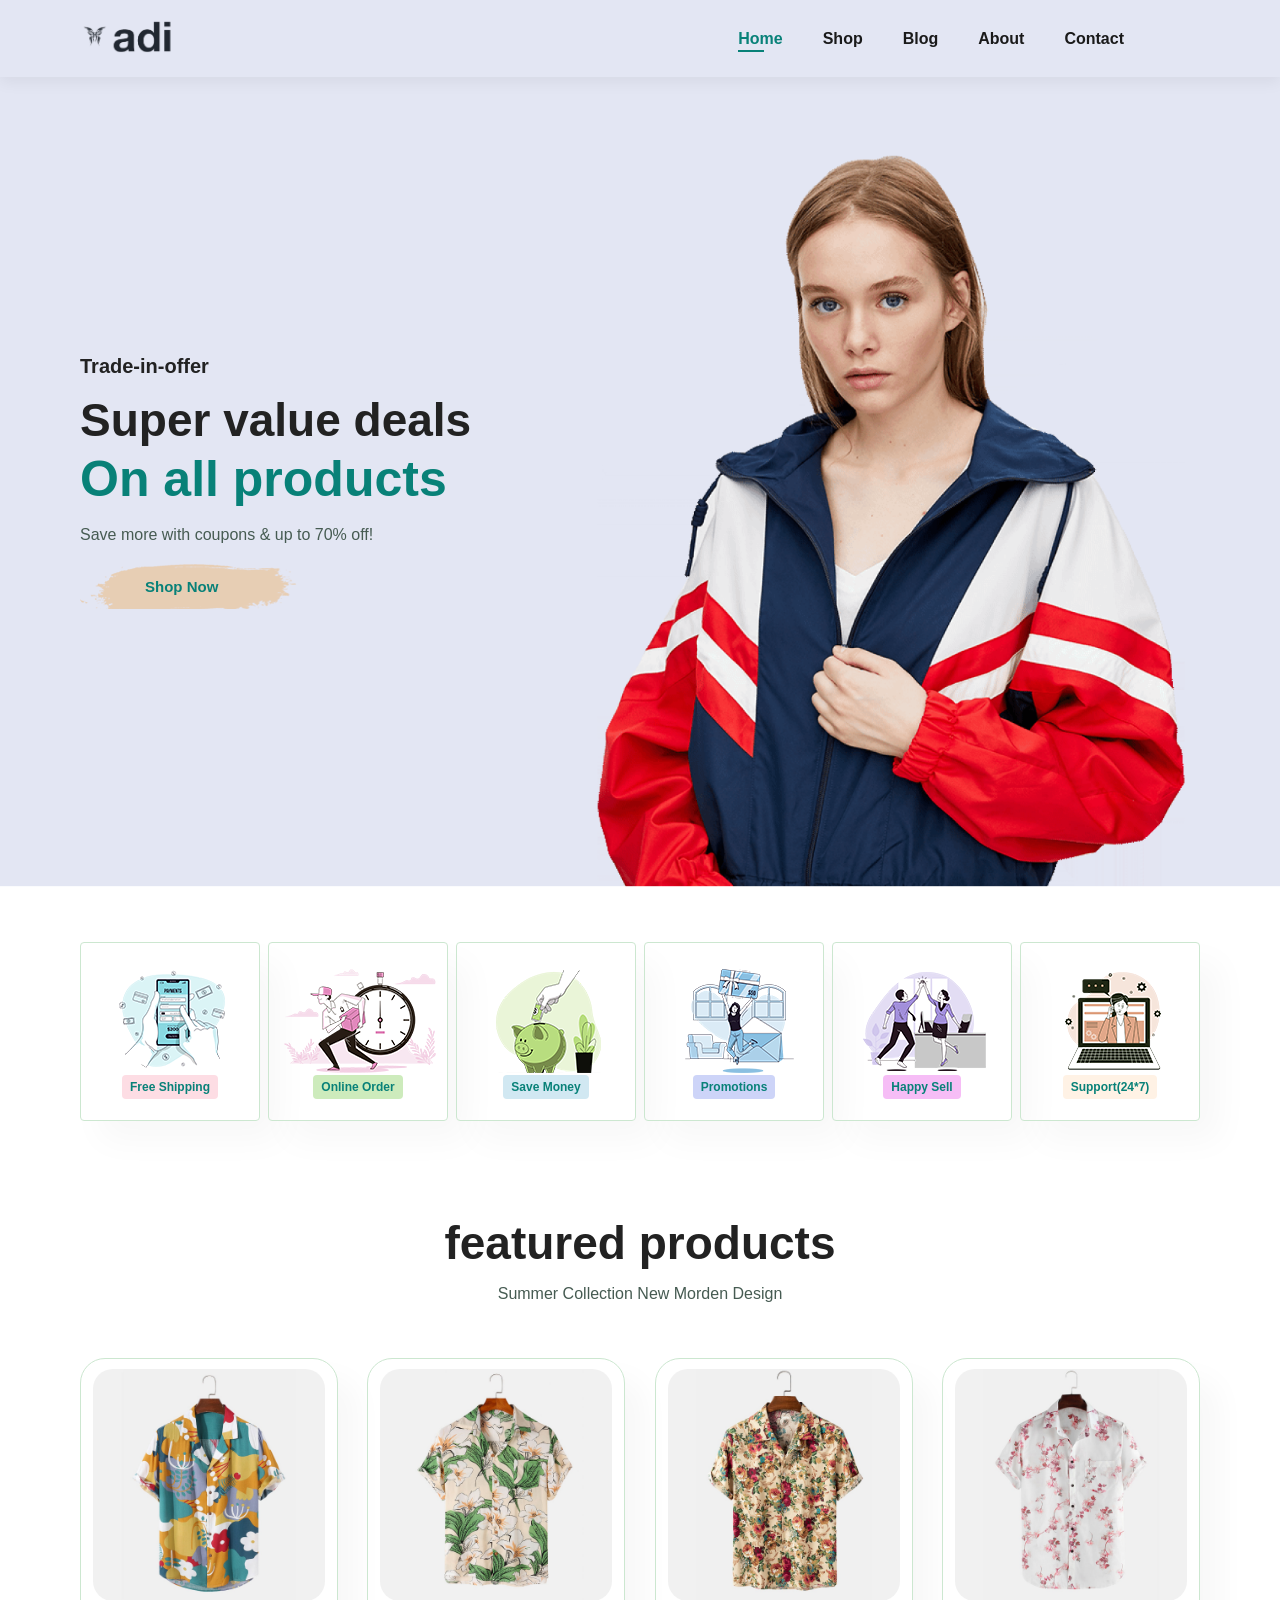
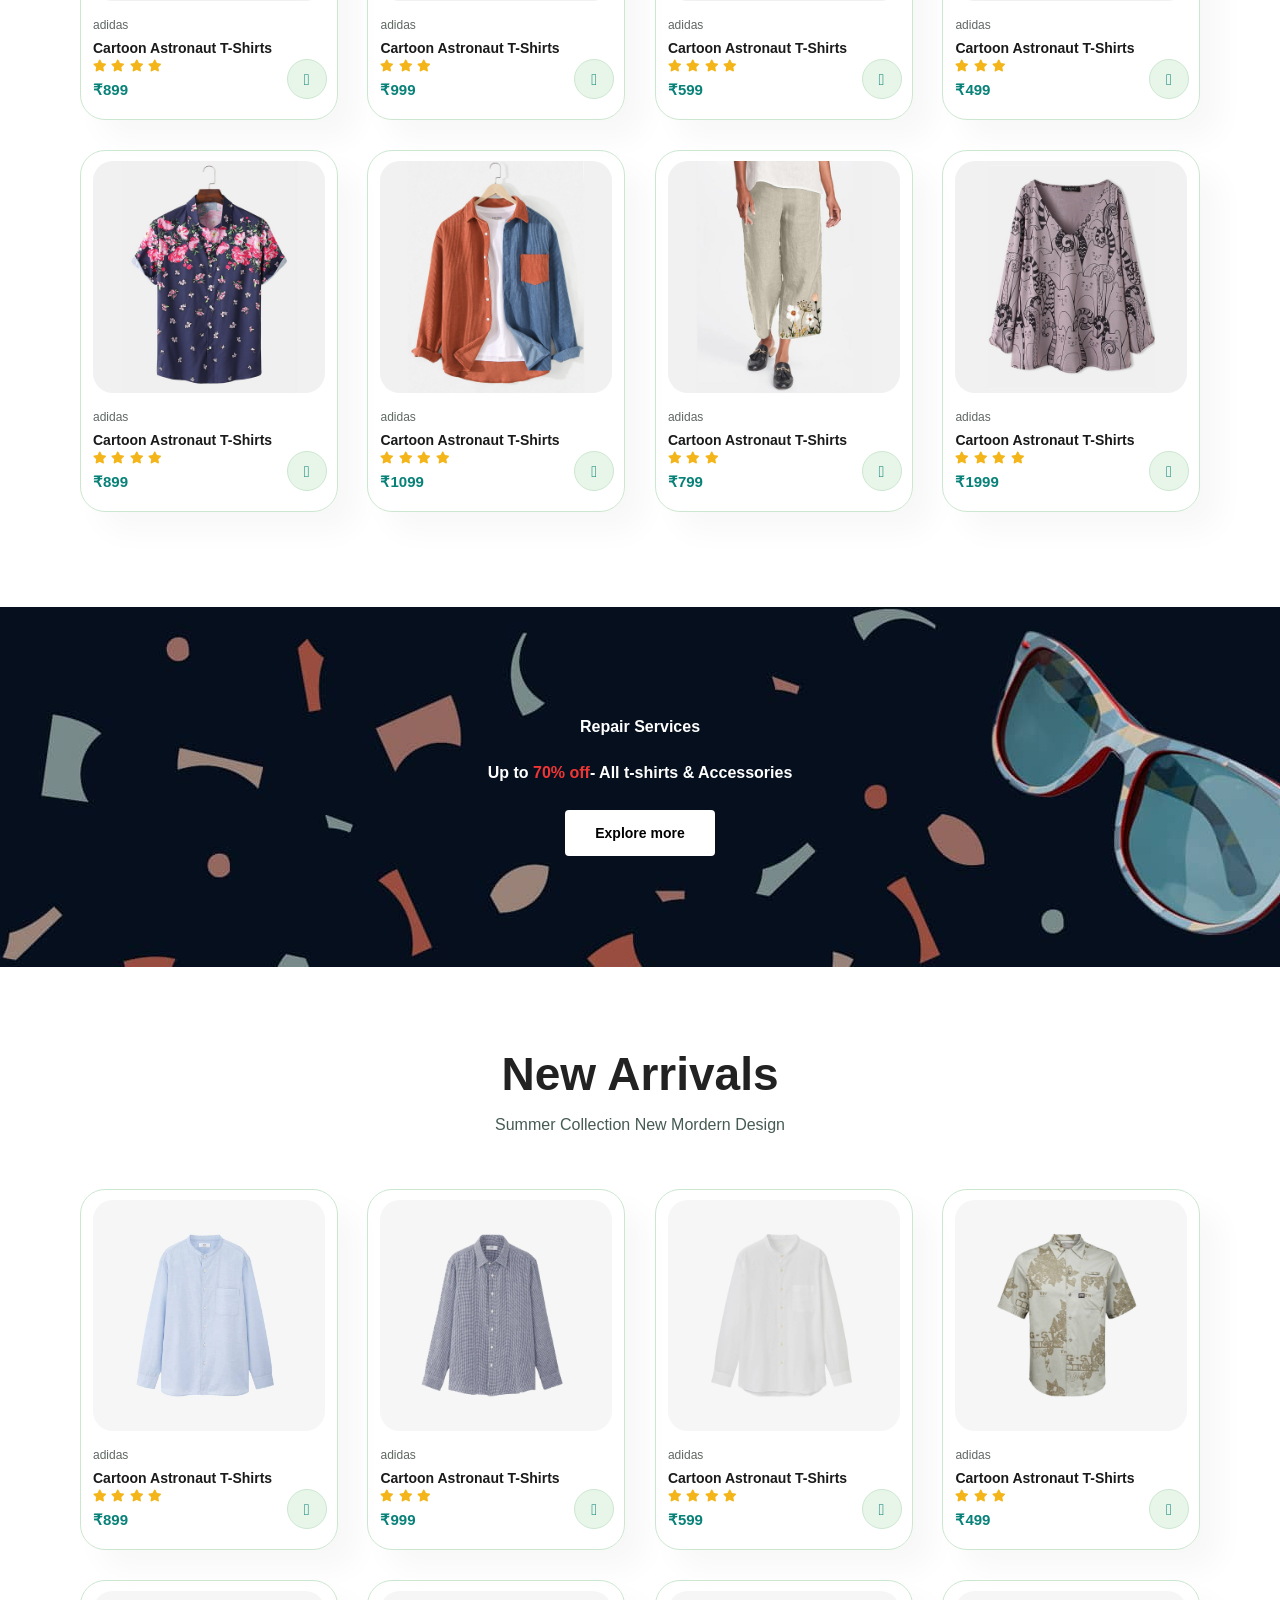
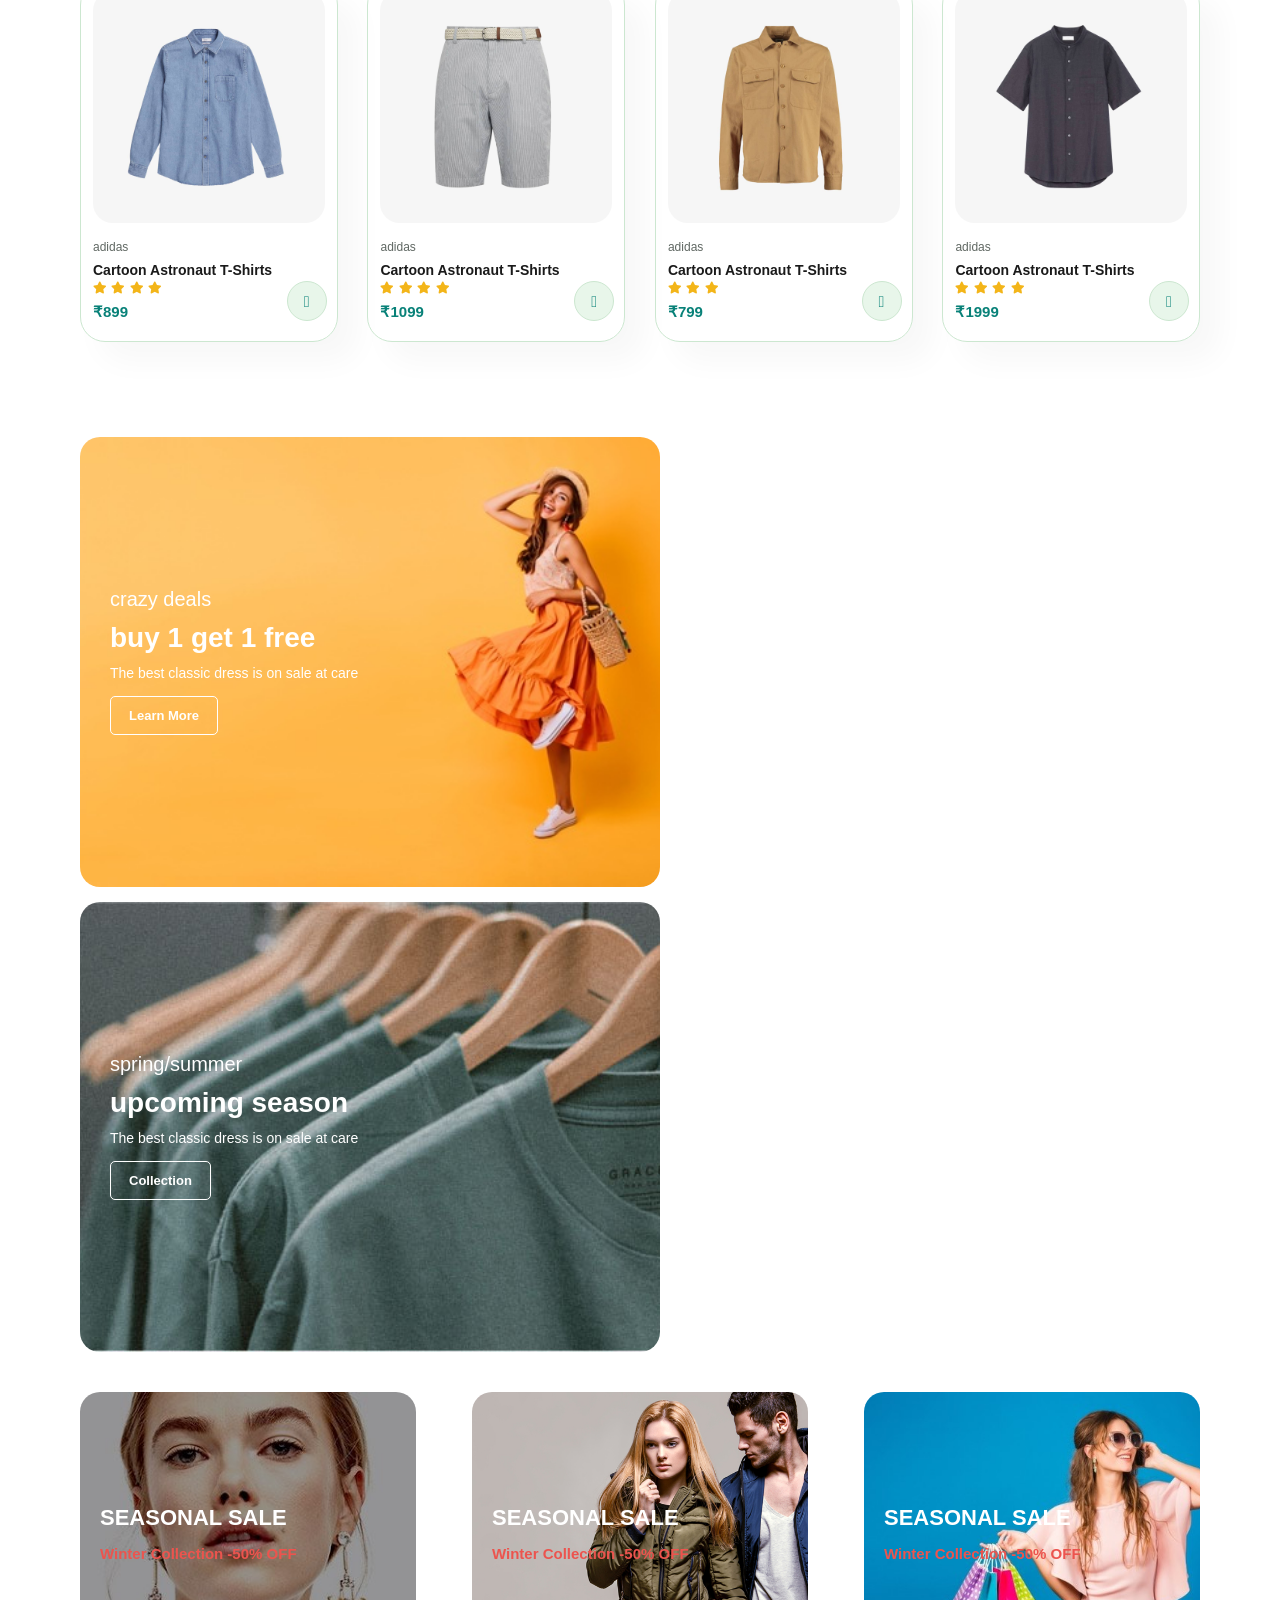
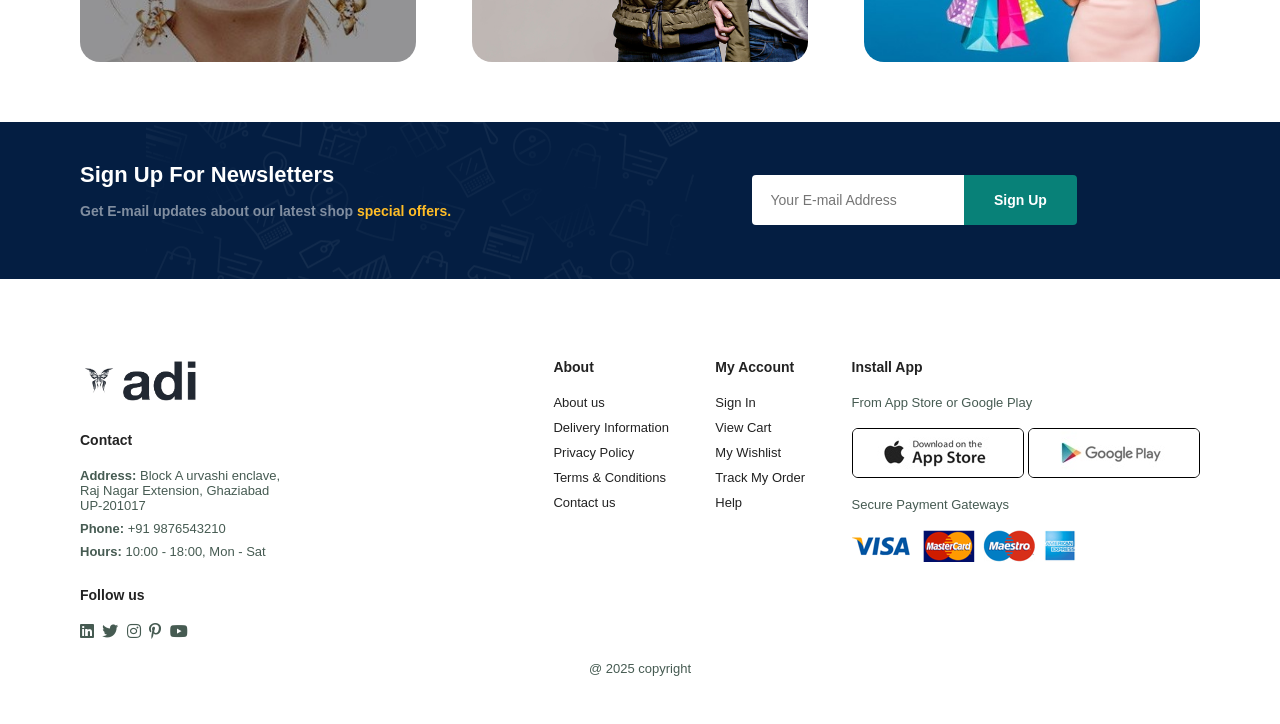
<file: index.html>
<!DOCTYPE html>
<html lang="en">
<head>
    <meta charset="UTF-8">
    <meta name="viewport" content="width=device-width, initial-scale=1.0">
    <title>Document</title>
    <link rel="stylesheet" href="https://pro.fontawesome.com/releases/v5.10.0/css/all.css" />

    <link rel="stylesheet" href="style.css">
</head>
<body>
    <section id="header">
        <a href=""><img src="img/logo.png" alt="logo" width="100px"></a>
        <div>
            <ul id="navbar">
                <li> <a class="active" href="index.html">Home</a></li>
                <li> <a href="shop.html">Shop</a></li>
                <li> <a href="blog.html">Blog</a></li>
                <li> <a href="about.html">About</a></li>
                <li> <a href="contact.html">Contact</a></li>
                <li id="lg-bag"> <a href="cart.html"><i class="far fa-shopping-bag"></i></li>
                <a href="#" id="close"><i class="far fa-times"></i></a>
            </ul>
        </div>
        <div id="mobile">
            
            <a href="cart.html"><i class="far fa-shopping-bag"></i></a>
            <i id="bar" class="fas fa-outdent"></i>
        </div>
    </section>

    <section id="hero">
        <h4>Trade-in-offer</h4>
        <h2>Super value deals</h2>
        <h1>On all products</h1>
        <p>Save more with coupons & up to 70% off!</p>
        <button> Shop Now</button>

    </section>
    <section id="feature" class="section-p1">
        <div class="feature_box">
            <img src="img/features/f1.png" alt=""><h6>Free Shipping</h6>
        </div>

        <div class="feature_box">
            <img src="img/features/f2.png" alt=""><h6>Online Order</h6>
        </div>
        <div class="feature_box">
            <img src="img/features/f3.png" alt=""><h6>Save Money</h6>
        </div>
        <div class="feature_box">
            <img src="img/features/f4.png" alt=""><h6>Promotions</h6>
        </div>
        <div class="feature_box">
            <img src="img/features/f5.png" alt=""><h6>Happy Sell</h6>
        </div>
        <div class="feature_box">
            <img src="img/features/f6.png" alt=""><h6>Support(24*7)</h6>
        </div>

    </section>
    <section id="product1" class="section-p1">
        <h2>featured products</h2>
        <p>Summer Collection New Morden Design</p>
        <div class="pro-container" onclick="window.location.href='sproduct.html';" >
            <div class="pro">
                <img src="img/products/f1.jpg" alt="">
                <div class="des">
                    <span> adidas</span>
                    <h5>Cartoon Astronaut T-Shirts</h5>
                    <div class="star">
                        <i class="fas  fa-star"></i>
                        <i class="fas  fa-star"></i>
                        <i class="fas  fa-star"></i>
                        <i class="fas  fa-star"></i>
                    </div>
                    <h4>₹899</h4>
                </div>
               <a href="" ><i class="fal fa-shopping-cart cart"></i></a>
            </div>
            <div class="pro">
                <img src="img/products/f2.jpg" alt="">
                <div class="des">
                    <span> adidas</span>
                    <h5>Cartoon Astronaut T-Shirts</h5>
                    <div class="star">
                        <i class="fas  fa-star"></i>
                        <i class="fas  fa-star"></i>
                        <i class="fas  fa-star"></i>
                        
                    </div>
                    <h4>₹999</h4>
                </div>
               <a href="" ><i class="fal fa-shopping-cart cart"></i></a>
            </div>
            <div class="pro">
                <img src="img/products/f3.jpg" alt="">
                <div class="des">
                    <span> adidas</span>
                    <h5>Cartoon Astronaut T-Shirts</h5>
                    <div class="star">
                        <i class="fas  fa-star"></i>
                        <i class="fas  fa-star"></i>
                        <i class="fas  fa-star"></i>
                        <i class="fas  fa-star"></i>
                    </div>
                    <h4>₹599</h4>
                </div>
               <a href="" ><i class="fal fa-shopping-cart cart"></i></a>
            </div>
            <div class="pro">
                <img src="img/products/f4.jpg" alt="">
                <div class="des">
                    <span> adidas</span>
                    <h5>Cartoon Astronaut T-Shirts</h5>
                    <div class="star">
                        <i class="fas  fa-star"></i>
                        <i class="fas  fa-star"></i>
                        <i class="fas  fa-star"></i>
                    </div>
                    <h4>₹499</h4>
                </div>
               <a href="" ><i class="fal fa-shopping-cart cart"></i></a>
            </div>
            <div class="pro">
                <img src="img/products/f5.jpg" alt="">
                <div class="des">
                    <span> adidas</span>
                    <h5>Cartoon Astronaut T-Shirts</h5>
                    <div class="star">
                        <i class="fas  fa-star"></i>
                        <i class="fas  fa-star"></i>
                        <i class="fas  fa-star"></i>
                        <i class="fas  fa-star"></i>
                    </div>
                    <h4>₹899</h4>
                </div>
               <a href="" ><i class="fal fa-shopping-cart cart"></i></a>
            </div>
            <div class="pro">
                <img src="img/products/f6.jpg" alt="">
                <div class="des">
                    <span> adidas</span>
                    <h5>Cartoon Astronaut T-Shirts</h5>
                    <div class="star">
                        <i class="fas  fa-star"></i>
                        <i class="fas  fa-star"></i>
                        <i class="fas  fa-star"></i>
                        <i class="fas  fa-star"></i>
                    </div>
                    <h4>₹1099</h4>
                </div>
               <a href="" ><i class="fal fa-shopping-cart cart"></i></a>
            </div>
            <div class="pro">
                <img src="img/products/f7.jpg" alt="">
                <div class="des">
                    <span> adidas</span>
                    <h5>Cartoon Astronaut T-Shirts</h5>
                    <div class="star">
                        <i class="fas  fa-star"></i>
                        <i class="fas  fa-star"></i>
                        <i class="fas  fa-star"></i>
                    </div>
                    <h4>₹799</h4>
                </div>
               <a href="" ><i class="fal fa-shopping-cart cart"></i></a>
            </div>
            <div class="pro">
                <img src="img/products/f8.jpg" alt="">
                <div class="des">
                    <span> adidas</span>
                    <h5>Cartoon Astronaut T-Shirts</h5>
                    <div class="star">
                        <i class="fas  fa-star"></i>
                        <i class="fas  fa-star"></i>
                        <i class="fas  fa-star"></i>
                        <i class="fas  fa-star"></i>
                    </div>
                    <h4>₹1999</h4>
                </div>
               <a href="" ><i class="fal fa-shopping-cart cart"></i></a>
            </div>


        </div>

    </section>
    <section id="banner" class="section-m1">
        <h4>Repair Services</h4>
        <h2>Up to <span>70% off</span>- All t-shirts & Accessories</h2>
        <button class="normal">Explore more</button>

    </section>
    <section id="product1" class="section-p1">
        <h2>New Arrivals</h2>
        <p>Summer Collection New Mordern Design</p>
        <div class="pro-container" onclick="window.location.href='sproduct.html';">
            <div class="pro">
                <img src="img/products/n1.jpg" alt="">
                <div class="des">
                    <span> adidas</span>
                    <h5>Cartoon Astronaut T-Shirts</h5>
                    <div class="star">
                        <i class="fas  fa-star"></i>
                        <i class="fas  fa-star"></i>
                        <i class="fas  fa-star"></i>
                        <i class="fas  fa-star"></i>
                    </div>
                    <h4>₹899</h4>
                </div>
               <a href="" ><i class="fal fa-shopping-cart cart"></i></a>
            </div>
            <div class="pro">
                <img src="img/products/n2.jpg" alt="">
                <div class="des">
                    <span> adidas</span>
                    <h5>Cartoon Astronaut T-Shirts</h5>
                    <div class="star">
                        <i class="fas  fa-star"></i>
                        <i class="fas  fa-star"></i>
                        <i class="fas  fa-star"></i>
                        
                    </div>
                    <h4>₹999</h4>
                </div>
               <a href="" ><i class="fal fa-shopping-cart cart"></i></a>
            </div>
            <div class="pro">
                <img src="img/products/n3.jpg" alt="">
                <div class="des">
                    <span> adidas</span>
                    <h5>Cartoon Astronaut T-Shirts</h5>
                    <div class="star">
                        <i class="fas  fa-star"></i>
                        <i class="fas  fa-star"></i>
                        <i class="fas  fa-star"></i>
                        <i class="fas  fa-star"></i>
                    </div>
                    <h4>₹599</h4>
                </div>
               <a href="" ><i class="fal fa-shopping-cart cart"></i></a>
            </div>
            <div class="pro">
                <img src="img/products/n4.jpg" alt="">
                <div class="des">
                    <span> adidas</span>
                    <h5>Cartoon Astronaut T-Shirts</h5>
                    <div class="star">
                        <i class="fas  fa-star"></i>
                        <i class="fas  fa-star"></i>
                        <i class="fas  fa-star"></i>
                    </div>
                    <h4>₹499</h4>
                </div>
               <a href="" ><i class="fal fa-shopping-cart cart"></i></a>
            </div>
            <div class="pro">
                <img src="img/products/n5.jpg" alt="">
                <div class="des">
                    <span> adidas</span>
                    <h5>Cartoon Astronaut T-Shirts</h5>
                    <div class="star">
                        <i class="fas  fa-star"></i>
                        <i class="fas  fa-star"></i>
                        <i class="fas  fa-star"></i>
                        <i class="fas  fa-star"></i>
                    </div>
                    <h4>₹899</h4>
                </div>
               <a href="" ><i class="fal fa-shopping-cart cart"></i></a>
            </div>
            <div class="pro">
                <img src="img/products/n6.jpg" alt="">
                <div class="des">
                    <span> adidas</span>
                    <h5>Cartoon Astronaut T-Shirts</h5>
                    <div class="star">
                        <i class="fas  fa-star"></i>
                        <i class="fas  fa-star"></i>
                        <i class="fas  fa-star"></i>
                        <i class="fas  fa-star"></i>
                    </div>
                    <h4>₹1099</h4>
                </div>
               <a href="" ><i class="fal fa-shopping-cart cart"></i></a>
            </div>
            <div class="pro">
                <img src="img/products/n7.jpg" alt="">
                <div class="des">
                    <span> adidas</span>
                    <h5>Cartoon Astronaut T-Shirts</h5>
                    <div class="star">
                        <i class="fas  fa-star"></i>
                        <i class="fas  fa-star"></i>
                        <i class="fas  fa-star"></i>
                    </div>
                    <h4>₹799</h4>
                </div>
               <a href="" ><i class="fal fa-shopping-cart cart"></i></a>
            </div>
            <div class="pro">
                <img src="img/products/n8.jpg" alt="">
                <div class="des">
                    <span> adidas</span>
                    <h5>Cartoon Astronaut T-Shirts</h5>
                    <div class="star">
                        <i class="fas  fa-star"></i>
                        <i class="fas  fa-star"></i>
                        <i class="fas  fa-star"></i>
                        <i class="fas  fa-star"></i>
                    </div>
                    <h4>₹1999</h4>
                </div>
               <a href="" ><i class="fal fa-shopping-cart cart"></i></a>
            </div>


        </div>

    </section>
    <section id="sm-banner" class="section-p1">
        <div class="banner-box">
            <h4>crazy deals</h4>
            <h2> buy 1 get 1 free</h2>
            <span>The best classic dress is on sale at care</span>
            <button class="white"> Learn More</button>
        </div>
        <div class="banner-box banner-box2">
            <h4>spring/summer</h4>
            <h2> upcoming season</h2>
            <span>The best classic dress is on sale at care</span>
            <button class="white"> Collection</button>
        </div>
        
    </section>
    <section id="banner3" class=""> 
        <div class="banner-box ">
            
            <h2> SEASONAL SALE</h2>
            <h3>Winter Collection -50% OFF</h3>
            
        </div>
        <div class="banner-box banner-box2">
            
            <h2> SEASONAL SALE</h2>
            <h3>Winter Collection -50% OFF</h3>
            
        </div>
        <div class="banner-box banner-box3">
            
            <h2> SEASONAL SALE</h2>
            <h3>Winter Collection -50% OFF</h3>
            
        </div>

    </section>
    <section id="newsletter" class="section-p1 section-m1">
        <div class="newtext">
            <h4>Sign Up For Newsletters</h4>
            <p>
                Get E-mail updates about our latest shop <span>special offers.</span>
            </p>
        </div>
        <div class="form">
            <input type="email" placeholder="Your E-mail Address">
            <button class="normal">Sign Up</button>
        </div>
    </section>
    <footer class="section-p1">
        <div class="col col1">
            <img class="logo" src="img/logo.png">
            <h4>Contact</h4>
            <p><strong>Address:</strong> Block A urvashi enclave, <br>Raj Nagar Extension, Ghaziabad <br>UP-201017 </p>
            <p><strong>Phone:</strong> +91 9876543210</p>
            <p><strong>Hours:</strong> 10:00 - 18:00, Mon - Sat</p>
            <div class="follow">
                <h4>Follow us</h4>
                <div class="icon">
                    <i class="fab fa-linkedin" ></i>
                    <i class="fab fa-twitter"></i>
                    <i class="fab fa-instagram"></i>
                    <i class="fab fa-pinterest-p"></i>
                    <i class="fab fa-youtube"></i>
                </div>
            </div>
        </div>
        <div class="col ">
            <h4>About</h4>
            <a href="">About us</a>
            <a href="">Delivery Information</a>
            <a href="">Privacy Policy</a>
            <a href="">Terms & Conditions</a>
            <a href="">Contact us</a>

        </div>
        <div class="col">
            <h4>My Account</h4>
            <a href="">Sign In</a>
            <a href="">View Cart</a>
            <a href="">My Wishlist</a>
            <a href="">Track My Order</a>
            <a href="">Help</a>

        </div>
        <div class="col install">
            <h4>Install App</h4>
            <p>From App Store or Google Play</p>
            <div class="row">
                <img src="img/pay/app.jpg" alt="">
                <img src="img/pay/play.jpg" alt="">
            </div>
            <p>Secure Payment Gateways</p>
            <img src="img/pay/pay.png" alt="">
        </div>
        <div class="copyright">
            <p>@ 2025 copyright </p>
        </div>
       


    </footer>


    <script src="script.js"></script>
</body>
</html>
</file>
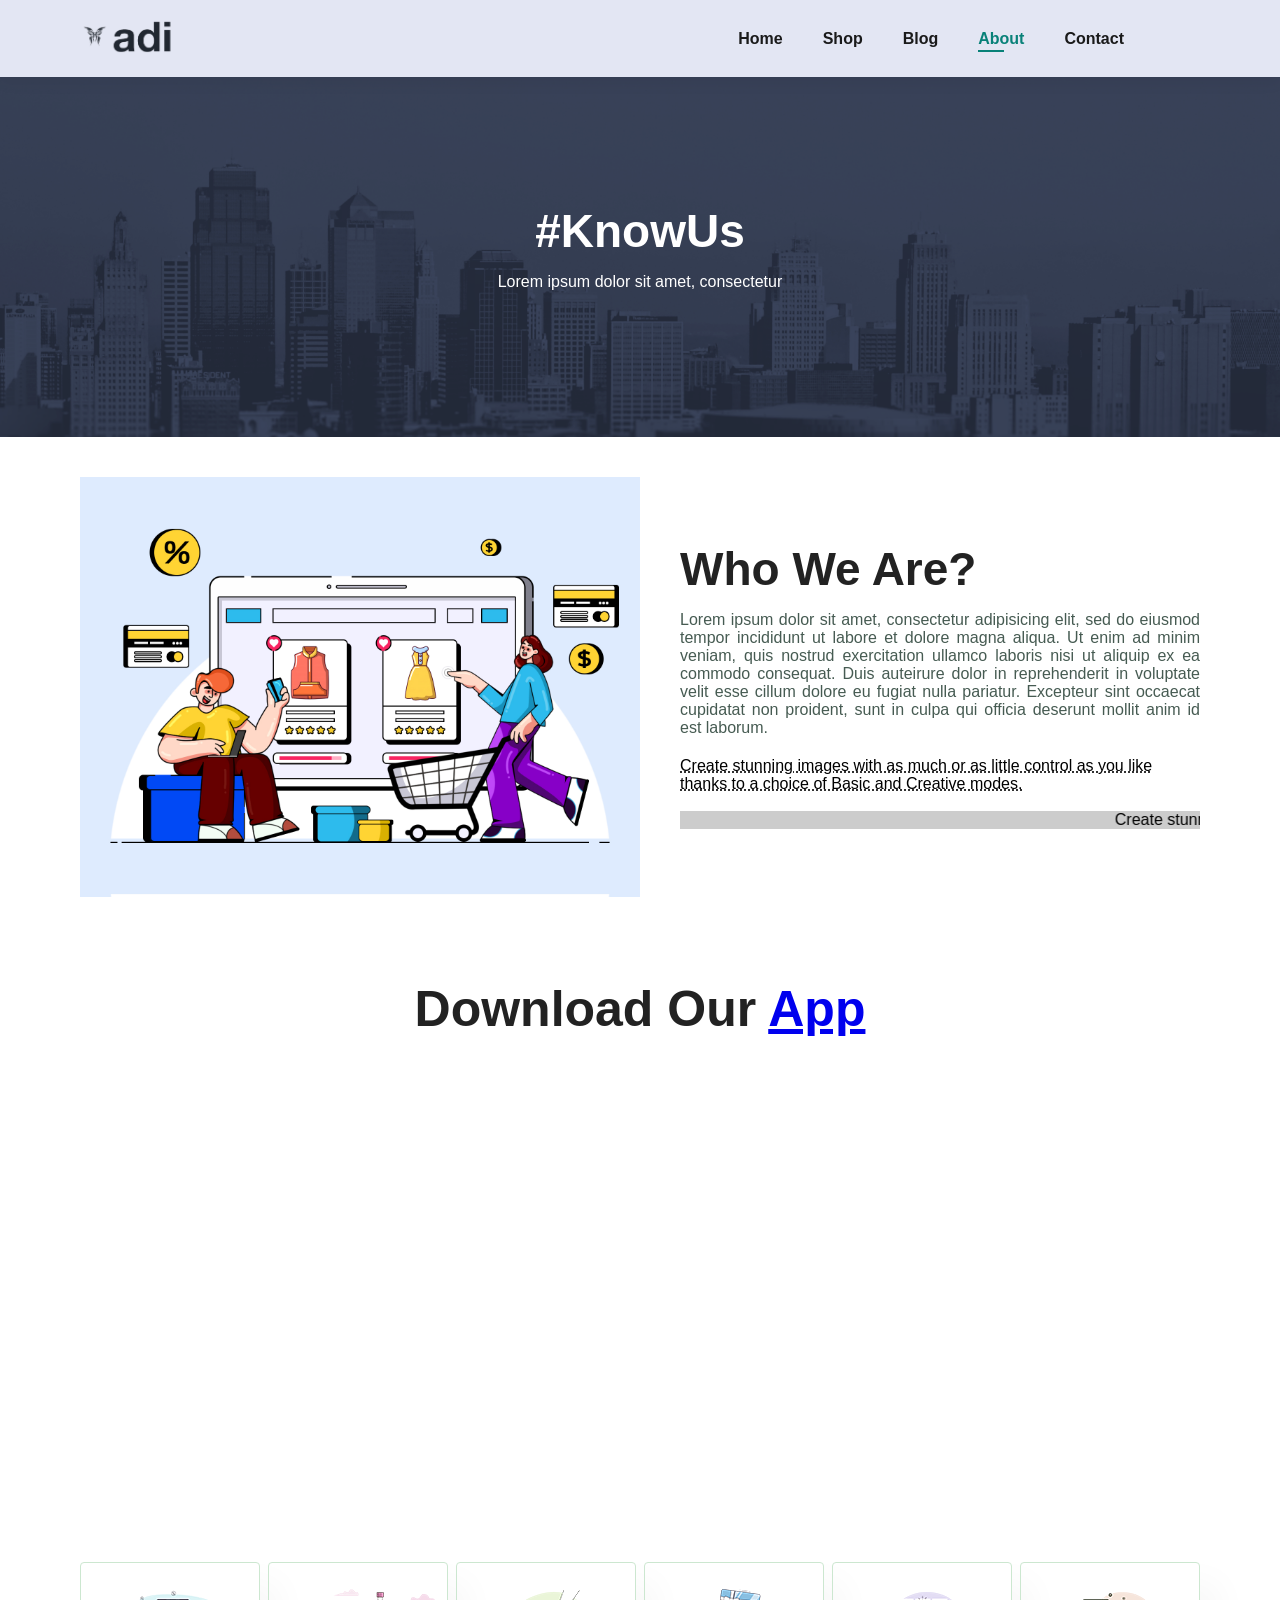
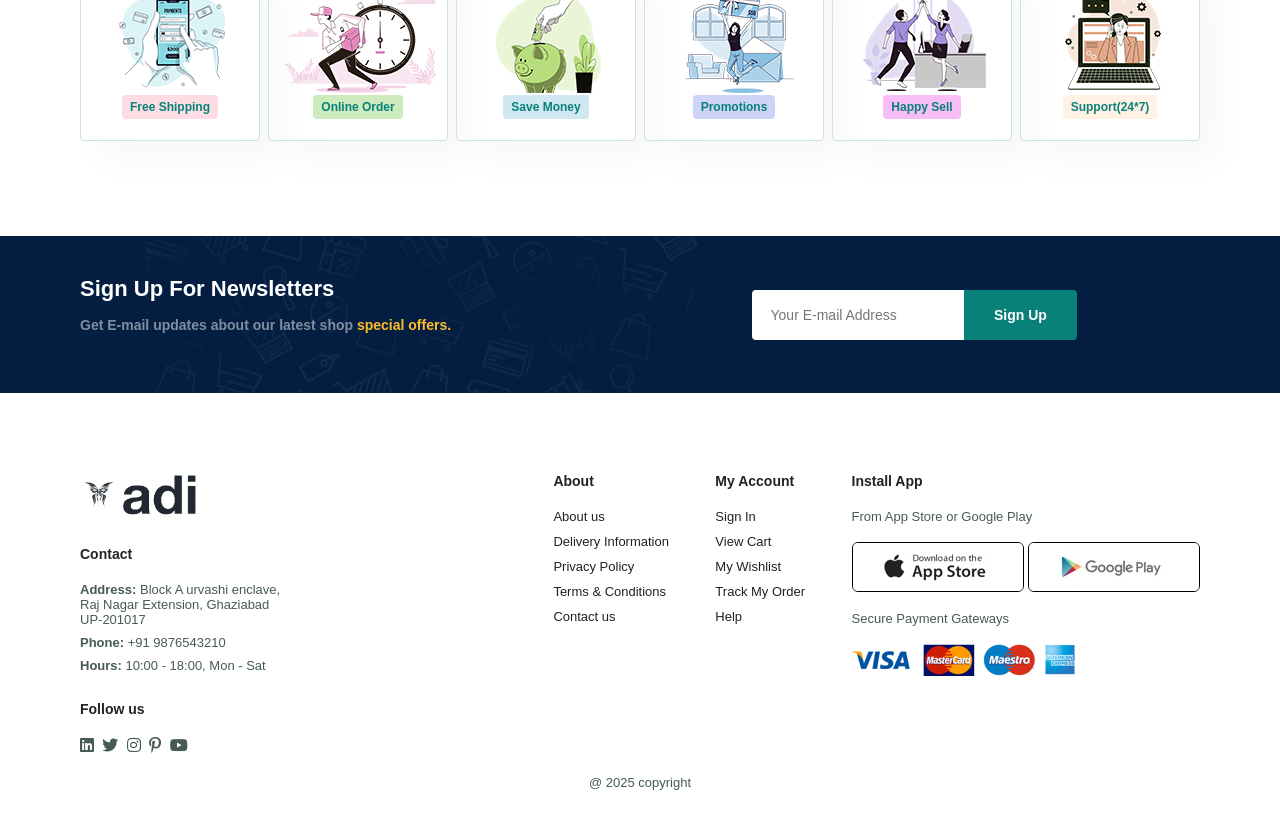
<file: about.html>
<!DOCTYPE html>
<html lang="en">
<head>
    <meta charset="UTF-8">
    <meta name="viewport" content="width=device-width, initial-scale=1.0">
    <title>Document</title>
    <link rel="stylesheet" href="https://pro.fontawesome.com/releases/v5.10.0/css/all.css" />

    <link rel="stylesheet" href="style.css">
</head>
<body>
    <section id="header">
        <a href=""><img src="img/logo.png" alt="logo" width="100px"></a>
        <div>
            <ul id="navbar">
                <li> <a href="index.html">Home</a></li>
                <li> <a href="shop.html">Shop</a></li>
                <li> <a  href="blog.html">Blog</a></li>
                <li> <a class="active"href="about.html">About</a></li>
                <li> <a href="contact.html">Contact</a></li>
                <li id="lg-bag"> <a href="cart.html"><i class="far fa-shopping-bag"></i></li>
                <a href="#" id="close"><i class="far fa-times"></i></a>
            </ul>
        </div>
        <div id="mobile">
            
            <a href="cart.html"><i class="far fa-shopping-bag"></i></a>
            <i id="bar" class="fas fa-outdent"></i>
        </div>
    </section>

    <section id="page-header" class="about-header">
       
        <h2>#KnowUs</h2>
        
        <p>Lorem ipsum dolor sit amet, consectetur</p>
       

    </section>
    <section id="about-head" class="section-p1">
        <img src="img/about/a6.jpg" alt="">
        <div>
            <h2>Who We Are?</h2>
            <p>Lorem ipsum dolor sit amet, consectetur adipisicing elit, sed do eiusmod tempor incididunt
                 ut labore et dolore magna aliqua. Ut enim ad minim veniam, quis nostrud exercitation ullamco 
                 laboris nisi ut aliquip ex ea commodo consequat. Duis auteirure dolor in reprehenderit in 
                 voluptate velit esse cillum dolore eu fugiat nulla pariatur. Excepteur sint occaecat cupidatat 
                 non proident, sunt in culpa qui officia deserunt mollit anim id est laborum.</p>
                 <abbr title="">Create stunning images with as much or as little control as you like thanks
                     to a choice of Basic and Creative modes.</abbr>
                     <br><br>
                <marquee bgcolor="#ccc" loop="-1" scrollamount="5" width="100%" >Create stunning images with as much or as little control as you like thanks to 
                    a choice of Basic and Creative modes.</marquee>

        </div>
    </section>
    <section id="about-app" class="section-p1">
        <h1>Download Our <a href="#" >App</a></h1>
        <div class="video">
            <video autoplay muted loop src="img/about/1.mp4" ></video>
        </div>
    </section>
    <section id="feature" class="section-p1">
        <div class="feature_box">
            <img src="img/features/f1.png" alt=""><h6>Free Shipping</h6>
        </div>

        <div class="feature_box">
            <img src="img/features/f2.png" alt=""><h6>Online Order</h6>
        </div>
        <div class="feature_box">
            <img src="img/features/f3.png" alt=""><h6>Save Money</h6>
        </div>
        <div class="feature_box">
            <img src="img/features/f4.png" alt=""><h6>Promotions</h6>
        </div>
        <div class="feature_box">
            <img src="img/features/f5.png" alt=""><h6>Happy Sell</h6>
        </div>
        <div class="feature_box">
            <img src="img/features/f6.png" alt=""><h6>Support(24*7)</h6>
        </div>

    </section>
    <section id="newsletter" class="section-p1 section-m1">
        <div class="newtext">
            <h4>Sign Up For Newsletters</h4>
            <p>
                Get E-mail updates about our latest shop <span>special offers.</span>
            </p>
        </div>
        <div class="form">
            <input type="email" placeholder="Your E-mail Address">
            <button class="normal">Sign Up</button>
        </div>
    </section>
    
    <footer class="section-p1">
        <div class="col col1">
            <img class="logo" src="img/logo.png">
            <h4>Contact</h4>
            <p><strong>Address:</strong> Block A urvashi enclave, <br>Raj Nagar Extension, Ghaziabad <br>UP-201017 </p>
            <p><strong>Phone:</strong> +91 9876543210</p>
            <p><strong>Hours:</strong> 10:00 - 18:00, Mon - Sat</p>
            <div class="follow">
                <h4>Follow us</h4>
                <div class="icon">
                    <i class="fab fa-linkedin" ></i>
                    <i class="fab fa-twitter"></i>
                    <i class="fab fa-instagram"></i>
                    <i class="fab fa-pinterest-p"></i>
                    <i class="fab fa-youtube"></i>
                </div>
            </div>
        </div>
        <div class="col ">
            <h4>About</h4>
            <a href="">About us</a>
            <a href="">Delivery Information</a>
            <a href="">Privacy Policy</a>
            <a href="">Terms & Conditions</a>
            <a href="">Contact us</a>

        </div>
        <div class="col">
            <h4>My Account</h4>
            <a href="">Sign In</a>
            <a href="">View Cart</a>
            <a href="">My Wishlist</a>
            <a href="">Track My Order</a>
            <a href="">Help</a>

        </div>
        <div class="col install">
            <h4>Install App</h4>
            <p>From App Store or Google Play</p>
            <div class="row">
                <img src="img/pay/app.jpg" alt="">
                <img src="img/pay/play.jpg" alt="">
            </div>
            <p>Secure Payment Gateways</p>
            <img src="img/pay/pay.png" alt="">
        </div>
        <div class="copyright">
            <p>@ 2025 copyright </p>
        </div>
       


    </footer>


    <script src="script.js"></script>
</body>
</html>
</file>
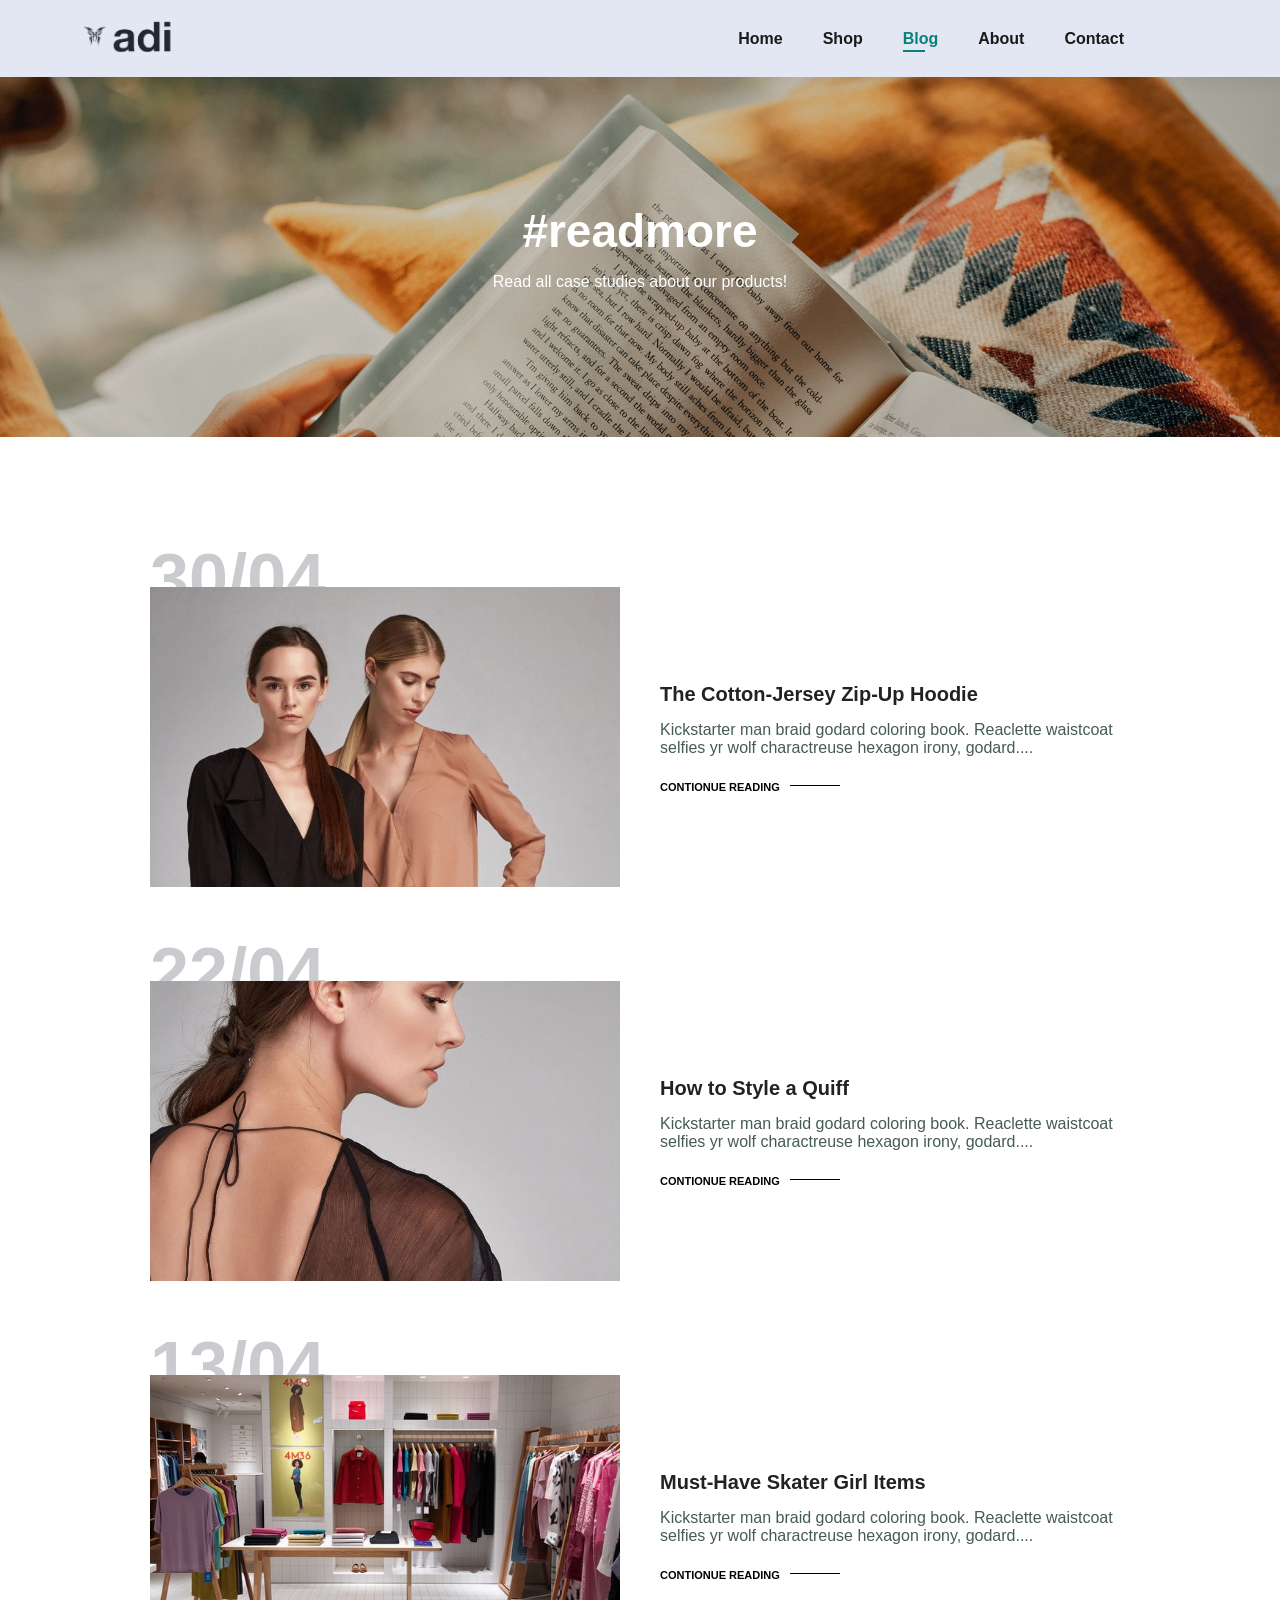
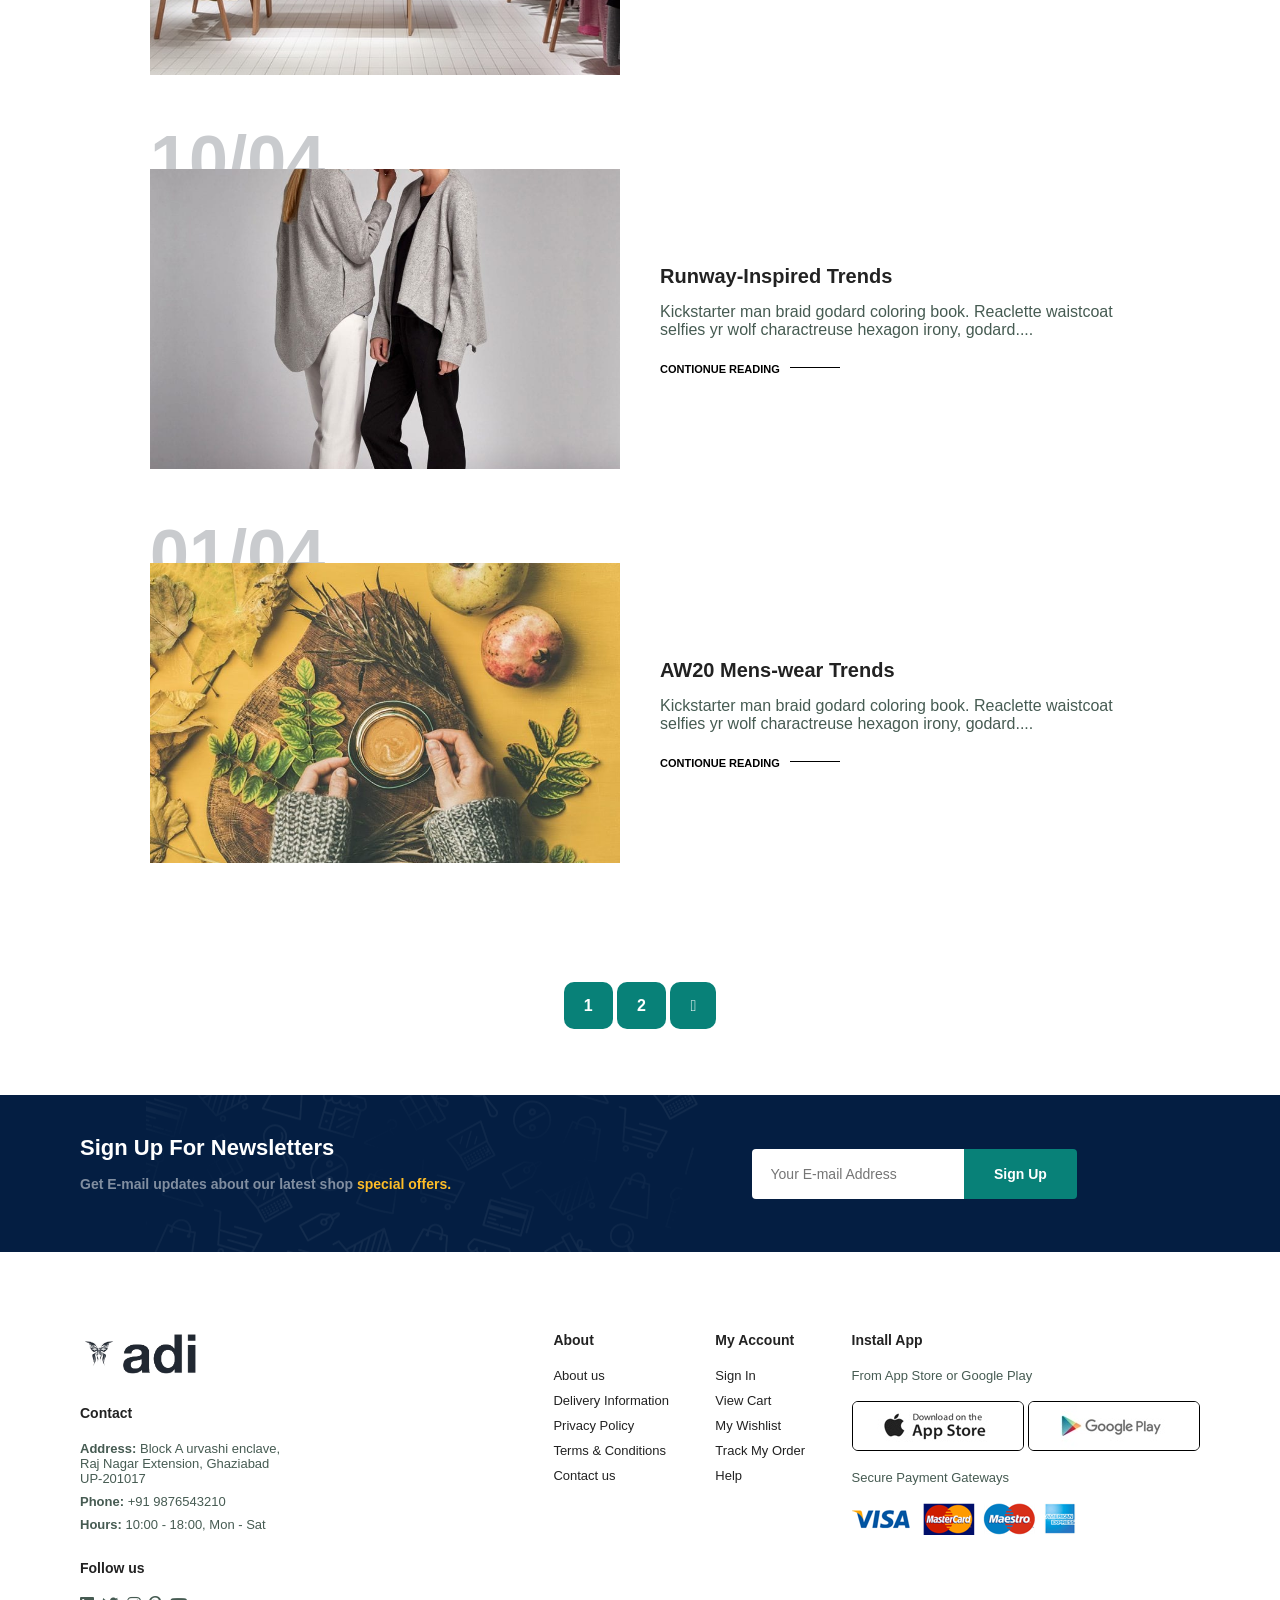
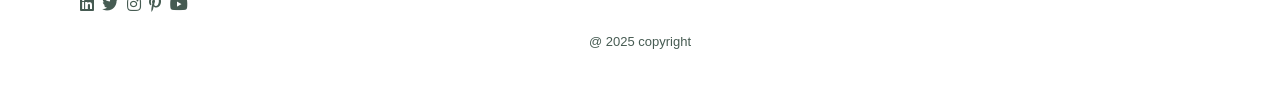
<file: blog.html>
<!DOCTYPE html>
<html lang="en">
<head>
    <meta charset="UTF-8">
    <meta name="viewport" content="width=device-width, initial-scale=1.0">
    <title>Document</title>
    <link rel="stylesheet" href="https://pro.fontawesome.com/releases/v5.10.0/css/all.css" />

    <link rel="stylesheet" href="style.css">
</head>
<body>
    <section id="header">
        <a href=""><img src="img/logo.png" alt="logo" width="100px"></a>
        <div>
            <ul id="navbar">
                <li> <a href="index.html">Home</a></li>
                <li> <a href="shop.html">Shop</a></li>
                <li> <a class="active" href="blog.html">Blog</a></li>
                <li> <a href="about.html">About</a></li>
                <li> <a href="contact.html">Contact</a></li>
                <li id="lg-bag"> <a href="cart.html"><i class="far fa-shopping-bag"></i></li>
                <a href="#" id="close"><i class="far fa-times"></i></a>
            </ul>
        </div>
        <div id="mobile">
            
            <a href="cart.html"><i class="far fa-shopping-bag"></i></a>
            <i id="bar" class="fas fa-outdent"></i>
        </div>
    </section>

    <section id="page-header" class="blog-header">
       
        <h2>#readmore</h2>
        
        <p>Read all case studies about our products!</p>
       

    </section>
    <section id="blog">
        <div class="blog-box">
            <div class="blog-img">
                <img src="img/blog/b2.jpg" alt="" >
            </div>
            <div class="blog-details">
                <h4> The Cotton-Jersey Zip-Up Hoodie</h4>
                <p>Kickstarter man braid godard coloring book. Reaclette waistcoat selfies yr wolf charactreuse
                    hexagon irony, godard....
                </p>
                <a href="#">CONTIONUE READING</a>
            </div>
            <h1>30/04</h1>
        </div>
        <div class="blog-box">
            <div class="blog-img">
                <img src="img/blog/b1.jpg" alt="" >
            </div>
            <div class="blog-details">
                <h4> How to Style a Quiff</h4>
                <p>Kickstarter man braid godard coloring book. Reaclette waistcoat selfies yr wolf charactreuse
                    hexagon irony, godard....
                </p>
                <a href="#">CONTIONUE READING</a>
            </div>
            <h1>22/04</h1>
        </div>
        <div class="blog-box">
            <div class="blog-img">
                <img src="img/blog/b3.jpg" alt="" >
            </div>
            <div class="blog-details">
                <h4> Must-Have Skater Girl Items</h4>
                <p>Kickstarter man braid godard coloring book. Reaclette waistcoat selfies yr wolf charactreuse
                    hexagon irony, godard....
                </p>
                <a href="#">CONTIONUE READING</a>
            </div>
            <h1>13/04</h1>
        </div>
        <div class="blog-box">
            <div class="blog-img">
                <img src="img/blog/b4.jpg" alt="" >
            </div>
            <div class="blog-details">
                <h4> Runway-Inspired Trends</h4>
                <p>Kickstarter man braid godard coloring book. Reaclette waistcoat selfies yr wolf charactreuse
                    hexagon irony, godard....
                </p>
                <a href="#">CONTIONUE READING</a>
            </div>
            <h1>10/04</h1>
        </div>
        <div class="blog-box">
            <div class="blog-img">
                <img src="img/blog/b6.jpg" alt="" >
            </div>
            <div class="blog-details">
                <h4> AW20 Mens-wear Trends</h4>
                <p>Kickstarter man braid godard coloring book. Reaclette waistcoat selfies yr wolf charactreuse
                    hexagon irony, godard....
                </p>
                <a href="#">CONTIONUE READING</a>
            </div>
            <h1>01/04</h1>
        </div>
    </section>
    
    <section class="section-p1" id="pagination">
        <a href="#">1</a>
        <a href="#">2</a>
        <a href="#"><i class="fal fa-long-arrow-alt-right"></i></a>
    </section>
 
    <section id="newsletter" class="section-p1 section-m1">
        <div class="newtext">
            <h4>Sign Up For Newsletters</h4>
            <p>
                Get E-mail updates about our latest shop <span>special offers.</span>
            </p>
        </div>
        <div class="form">
            <input type="email" placeholder="Your E-mail Address">
            <button class="normal">Sign Up</button>
        </div>
    </section>
    <footer class="section-p1">
        <div class="col col1">
            <img class="logo" src="img/logo.png">
            <h4>Contact</h4>
            <p><strong>Address:</strong> Block A urvashi enclave, <br>Raj Nagar Extension, Ghaziabad <br>UP-201017 </p>
            <p><strong>Phone:</strong> +91 9876543210</p>
            <p><strong>Hours:</strong> 10:00 - 18:00, Mon - Sat</p>
            <div class="follow">
                <h4>Follow us</h4>
                <div class="icon">
                    <i class="fab fa-linkedin" ></i>
                    <i class="fab fa-twitter"></i>
                    <i class="fab fa-instagram"></i>
                    <i class="fab fa-pinterest-p"></i>
                    <i class="fab fa-youtube"></i>
                </div>
            </div>
        </div>
        <div class="col ">
            <h4>About</h4>
            <a href="">About us</a>
            <a href="">Delivery Information</a>
            <a href="">Privacy Policy</a>
            <a href="">Terms & Conditions</a>
            <a href="">Contact us</a>

        </div>
        <div class="col">
            <h4>My Account</h4>
            <a href="">Sign In</a>
            <a href="">View Cart</a>
            <a href="">My Wishlist</a>
            <a href="">Track My Order</a>
            <a href="">Help</a>

        </div>
        <div class="col install">
            <h4>Install App</h4>
            <p>From App Store or Google Play</p>
            <div class="row">
                <img src="img/pay/app.jpg" alt="">
                <img src="img/pay/play.jpg" alt="">
            </div>
            <p>Secure Payment Gateways</p>
            <img src="img/pay/pay.png" alt="">
        </div>
        <div class="copyright">
            <p>@ 2025 copyright </p>
        </div>
       


    </footer>


    <script src="script.js"></script>
</body>
</html>
</file>
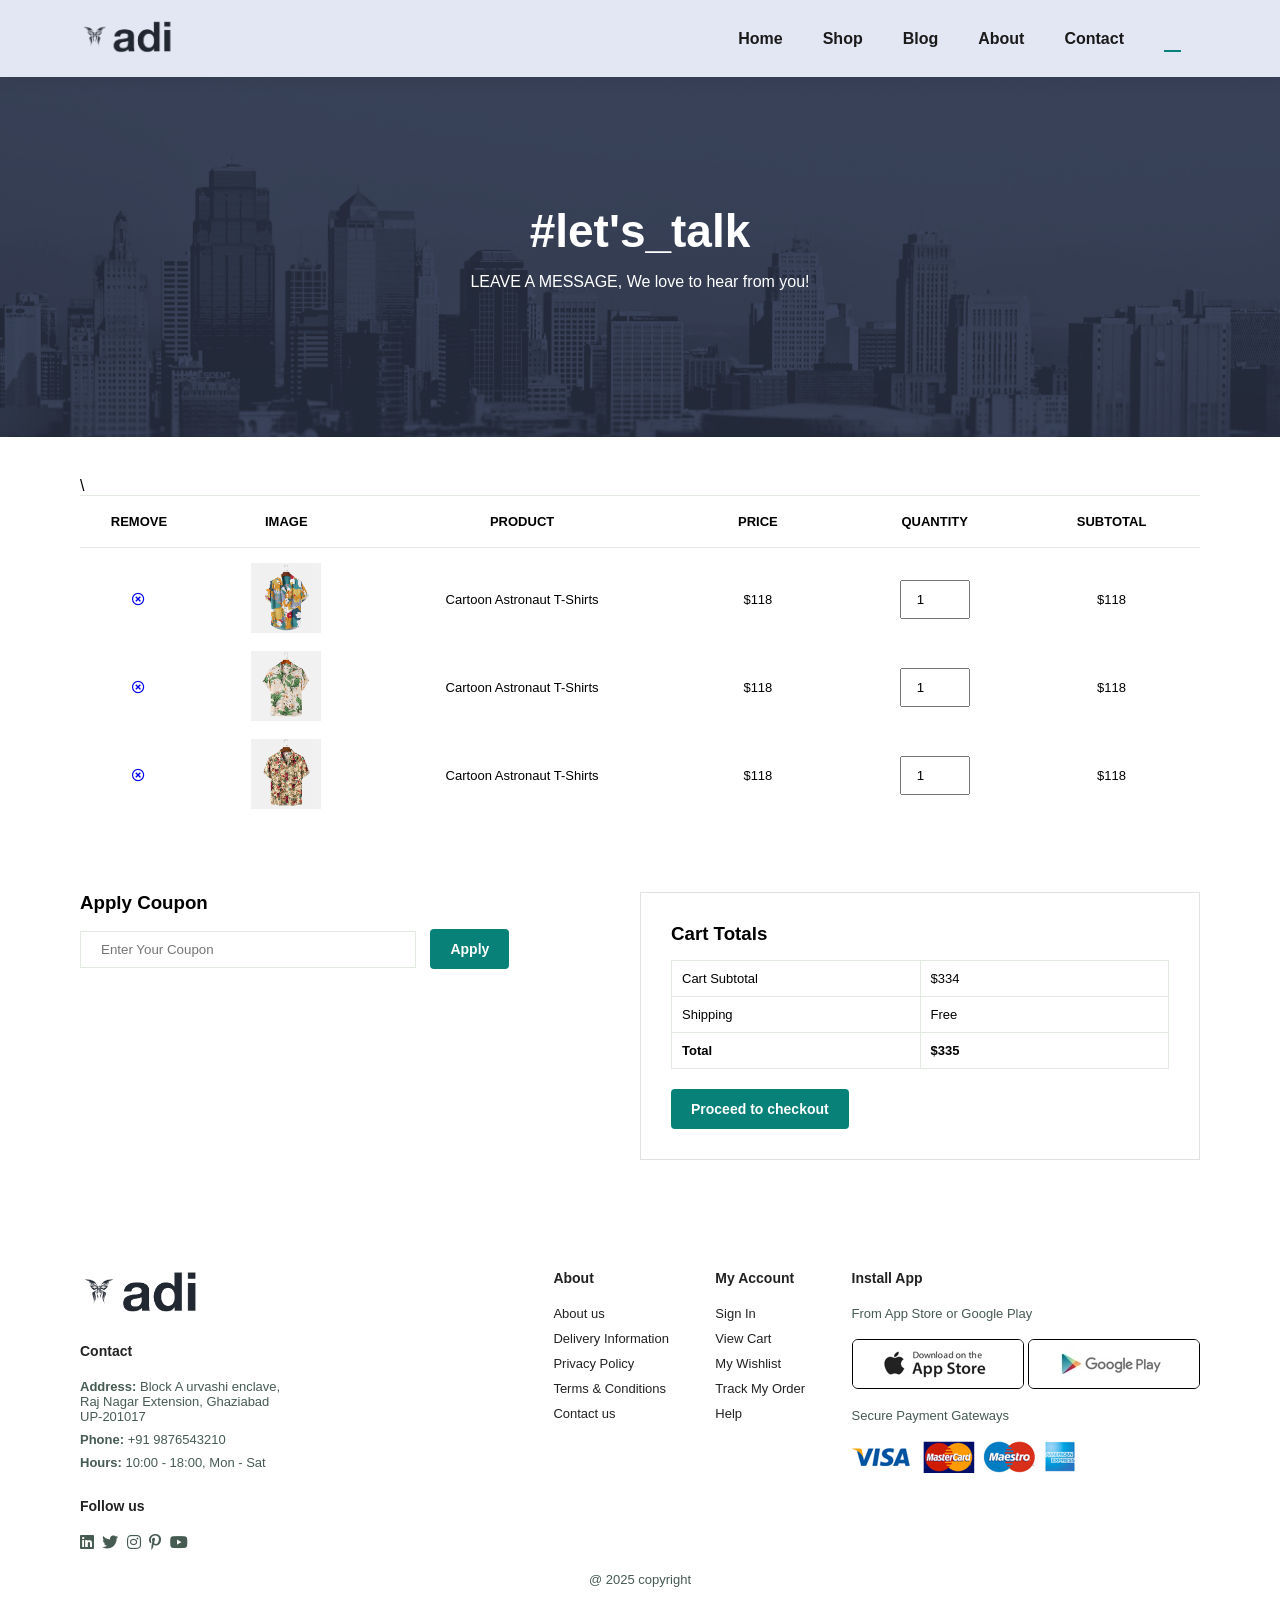
<file: cart.html>
<!DOCTYPE html>
<html lang="en">
<head>
    <meta charset="UTF-8">
    <meta name="viewport" content="width=device-width, initial-scale=1.0">
    <title>Document</title>
    <link rel="stylesheet" href="https://pro.fontawesome.com/releases/v5.10.0/css/all.css" />

    <link rel="stylesheet" href="style.css">
</head>
<body>
    <section id="header">
        <a href=""><img src="img/logo.png" alt="logo" width="100px"></a>
        <div>
            <ul id="navbar">
                <li> <a href="index.html">Home</a></li>
                <li> <a href="shop.html">Shop</a></li>
                <li> <a  href="blog.html">Blog</a></li>
                <li> <a href="about.html">About</a></li>
                <li> <a href="contact.html">Contact</a></li>
                <li id="lg-bag"> <a class="active" href="cart.html"><i class="far fa-shopping-bag"></i></li>
                <a href="#" id="close"><i class="far fa-times"></i></a>
            </ul>
        </div>
        <div id="mobile">
            
            <a href="cart.html"><i class="far fa-shopping-bag"></i></a>
            <i id="bar" class="fas fa-outdent"></i>
        </div>
    </section>

    <section id="page-header" class="about-header">
       
        <h2>#let's_talk</h2>
        
        <p>LEAVE A MESSAGE, We love to hear from you!</p>
       

    </section>
    
    <section    id="cart" class="section-p1"    >
        <table width="100%">
            <thead>\
                <tr>
                    <td>Remove</td>
                    <td>Image</td>
                    <td>Product</td>
                    <td>Price</td>
                    <td>Quantity</td>
                    <td>Subtotal</td>
                </tr>
            </thead>
            <tbody>
                <tr>
                    <td> <a href="#"><i class="far fa-times-circle"></i></a></td>
                    <td><img src="img/products/f1.jpg"  alt=""></td>
                    <td>Cartoon Astronaut T-Shirts</td>
                    <td>$118</td>
                    <td><input type="number" value="1"></td>
                    <td>$118</td>
                </tr>
                <tr>
                    <td> <a href="#"><i class="far fa-times-circle"></i></a></td>
                    <td><img src="img/products/f2.jpg"  alt=""></td>
                    <td>Cartoon Astronaut T-Shirts</td>
                    <td>$118</td>
                    <td><input type="number" value="1"></td>
                    <td>$118</td>
                </tr>
                <tr>
                    <td> <a href="#"><i class="far fa-times-circle"></i></a></td>
                    <td><img src="img/products/f3.jpg"  alt=""></td>
                    <td>Cartoon Astronaut T-Shirts</td>
                    <td>$118</td>
                    <td><input type="number" value="1"></td>
                    <td>$118</td>
                </tr>
            </tbody>
        </table>
    </section>
    <section id="cart-add" class="section-p1">
        <div id="coupon">
            <h3>Apply Coupon</h3>
            <div>
                <input type="text" placeholder="Enter Your Coupon">
                <button class="normal">Apply</button>
            </div>
        </div>
        <div id="subtotal">
            <h3> Cart Totals</h3>
            <table>
                <tr>
                    <td> Cart Subtotal</td>
                    <td> $334</td>
                </tr>
                <tr>
                    <td>Shipping</td>
                    <td>Free</td>
                </tr>
                <tr>
                    <td><strong>Total</strong></td>
                    <td><strong>$335</strong></td>
                </tr>
            </table>
            <button class="normal">Proceed to checkout</button>
               

        </div>
    </section>
    <footer class="section-p1">
        <div class="col col1">
            <img class="logo" src="img/logo.png">
            <h4>Contact</h4>
            <p><strong>Address:</strong> Block A urvashi enclave, <br>Raj Nagar Extension, Ghaziabad <br>UP-201017 </p>
            <p><strong>Phone:</strong> +91 9876543210</p>
            <p><strong>Hours:</strong> 10:00 - 18:00, Mon - Sat</p>
            <div class="follow">
                <h4>Follow us</h4>
                <div class="icon">
                    <i class="fab fa-linkedin" ></i>
                    <i class="fab fa-twitter"></i>
                    <i class="fab fa-instagram"></i>
                    <i class="fab fa-pinterest-p"></i>
                    <i class="fab fa-youtube"></i>
                </div>
            </div>
        </div>
        <div class="col ">
            <h4>About</h4>
            <a href="">About us</a>
            <a href="">Delivery Information</a>
            <a href="">Privacy Policy</a>
            <a href="">Terms & Conditions</a>
            <a href="">Contact us</a>

        </div>
        <div class="col">
            <h4>My Account</h4>
            <a href="">Sign In</a>
            <a href="">View Cart</a>
            <a href="">My Wishlist</a>
            <a href="">Track My Order</a>
            <a href="">Help</a>

        </div>
        <div class="col install">
            <h4>Install App</h4>
            <p>From App Store or Google Play</p>
            <div class="row">
                <img src="img/pay/app.jpg" alt="">
                <img src="img/pay/play.jpg" alt="">
            </div>
            <p>Secure Payment Gateways</p>
            <img src="img/pay/pay.png" alt="">
        </div>
        <div class="copyright">
            <p>@ 2025 copyright </p>
        </div>
       


    </footer>


    <script src="script.js"></script>
</body>
</html>
</file>
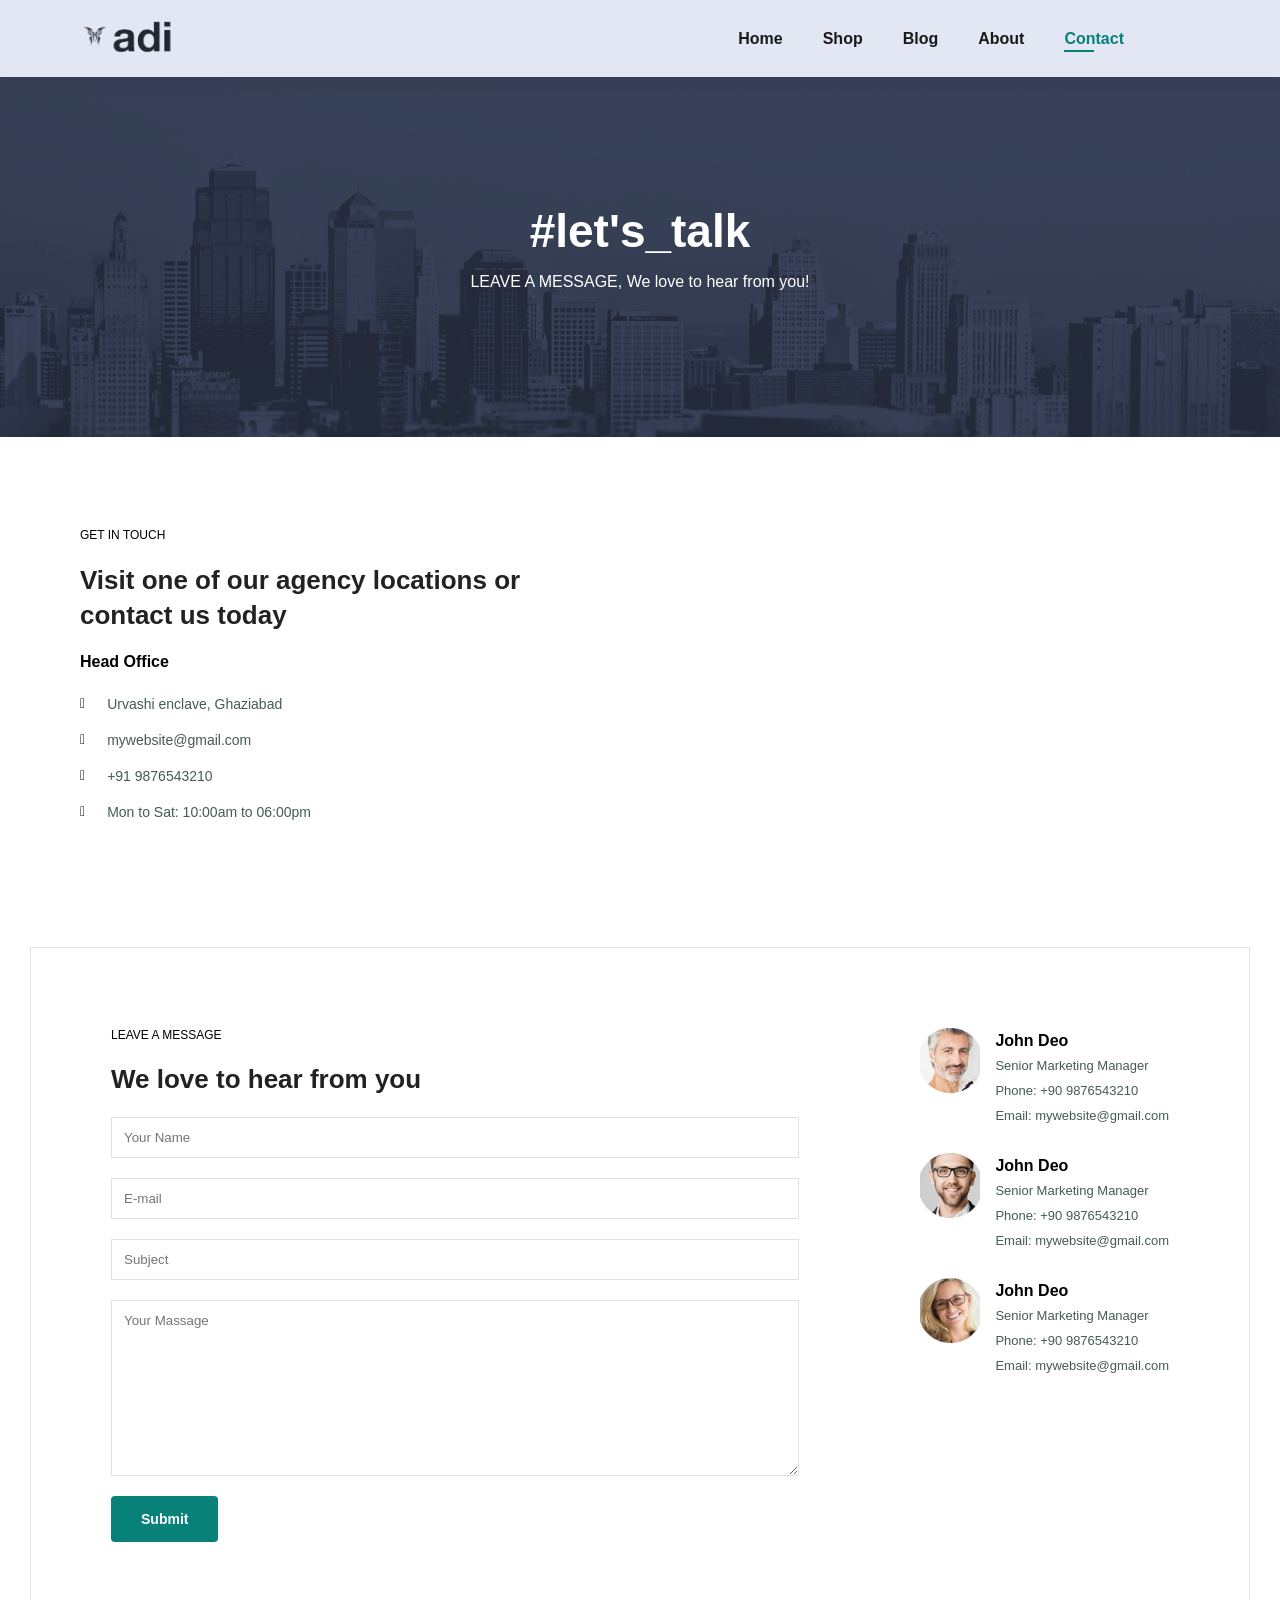
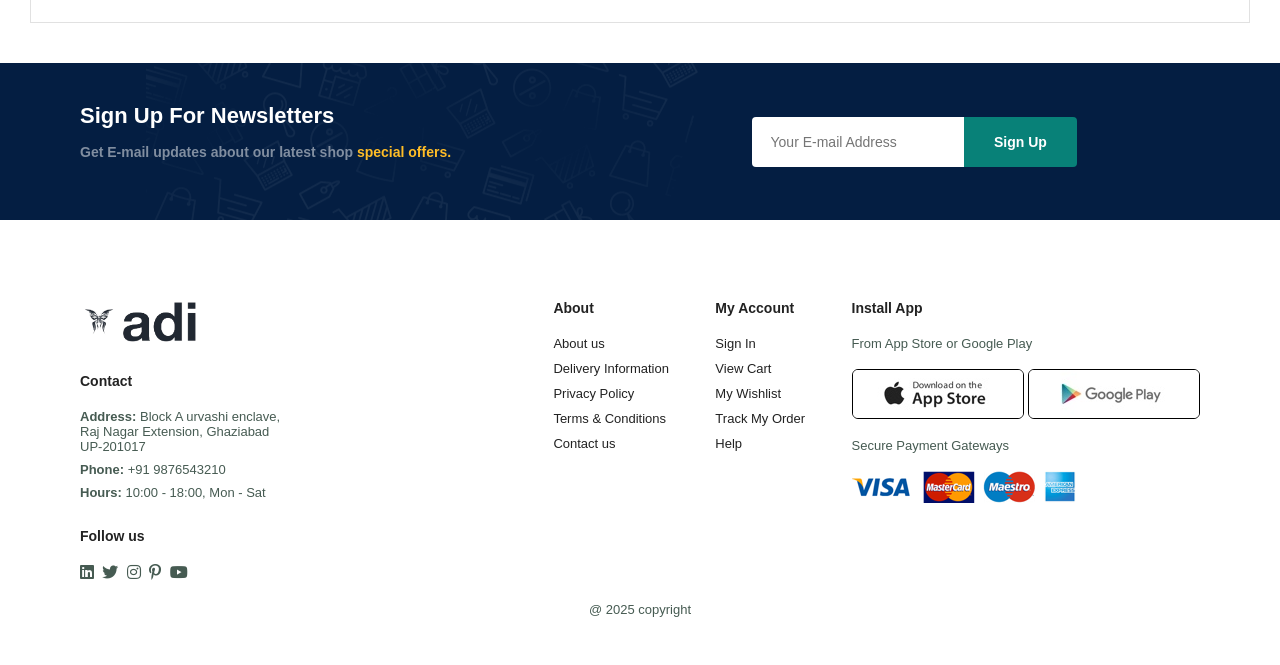
<file: contact.html>
<!DOCTYPE html>
<html lang="en">
<head>
    <meta charset="UTF-8">
    <meta name="viewport" content="width=device-width, initial-scale=1.0">
    <title>Document</title>
    <link rel="stylesheet" href="https://pro.fontawesome.com/releases/v5.10.0/css/all.css" />

    <link rel="stylesheet" href="style.css">
</head>
<body>
    <section id="header">
        <a href=""><img src="img/logo.png" alt="logo" width="100px"></a>
        <div>
            <ul id="navbar">
                <li> <a href="index.html">Home</a></li>
                <li> <a href="shop.html">Shop</a></li>
                <li> <a  href="blog.html">Blog</a></li>
                <li> <a href="about.html">About</a></li>
                <li> <a class="active"href="contact.html">Contact</a></li>
                <li id="lg-bag"> <a href="cart.html"><i class="far fa-shopping-bag"></i></li>
                <a href="#" id="close"><i class="far fa-times"></i></a>
            </ul>
        </div>
        <div id="mobile">
            
            <a href="cart.html"><i class="far fa-shopping-bag"></i></a>
            <i id="bar" class="fas fa-outdent"></i>
        </div>
    </section>

    <section id="page-header" class="about-header">
       
        <h2>#let's_talk</h2>
        
        <p>LEAVE A MESSAGE, We love to hear from you!</p>
       

    </section>
    <section id="contact-details" class="section-p1">
        <div class="details">
            <span>GET IN TOUCH</span>
            <h2>Visit one of our agency locations or contact us today</h2>
            <h3> Head Office</h3>
            <div>
                <li>
                    <i class="fal fa-map"></i>
                    <p>Urvashi enclave, Ghaziabad</p>
                </li>
            
                <li>
                    <i class="fal fa-envelope"></i>
                    <p>mywebsite@gmail.com</p>
                </li>

                <li>
                    <i class="fal fa-phone-alt"></i>
                <p>+91 9876543210</p>
                </li>
                
                <li>
                    <i class="fal fa-clock"></i>
                    <p>Mon to Sat: 10:00am to 06:00pm</p>
                </li>
            </div>
        </div>
        <div class="map">
            <iframe src="https://www.google.com/maps/embed?pb=!1m18!1m12!1m3!1d14008.112327979654!2d77.20498719714419!3d28.628920445075593!2m3!1f0!2f0!3f0!3m2!1i1024!2i768!4f13.1!3m3!1m2!1s0x390cfd37b741d057%3A0xcdee88e47393c3f1!2sConnaught%20Place%2C%20New%20Delhi%2C%20Delhi%20110001!5e0!3m2!1sen!2sin!4v1746008011631!5m2!1sen!2sin" width="600" height="450" style="border:0;" allowfullscreen="" loading="lazy" referrerpolicy="no-referrer-when-downgrade"></iframe>
        </div>
    </section>
    <section id="form-details" class="">
        <form action="">
            <span>LEAVE A MESSAGE</span>
            <h2>We love to hear from you</h2>
            <input type="text" placeholder="Your Name">
            <input type="email" placeholder="E-mail">
            <input type="text" placeholder="Subject">
            <textarea name="" id="" cols="30" rows="10" placeholder="Your Massage"></textarea>
            <button class="normal">Submit</button>
        </form>
        <div class="people">
            <div>
                <img src="img/people/1.png" alt="">
                <p><span>John Deo</span>Senior Marketing Manager <br> Phone: +90 9876543210 <br> Email: mywebsite@gmail.com</p>
            </div>
            <div>
                <img src="img/people/2.png" alt="">
                <p><span>John Deo</span>Senior Marketing Manager <br> Phone: +90 9876543210 <br> Email: mywebsite@gmail.com</p>
            </div>
            <div>
                <img src="img/people/3.png" alt="">
                <p><span>John Deo</span>Senior Marketing Manager <br> Phone: +90 9876543210 <br> Email: mywebsite@gmail.com</p>
            </div>
        </div>
    </section>
   
    <section id="newsletter" class="section-p1 section-m1">
        <div class="newtext">
            <h4>Sign Up For Newsletters</h4>
            <p>
                Get E-mail updates about our latest shop <span>special offers.</span>
            </p>
        </div>
        <div class="form">
            <input type="email" placeholder="Your E-mail Address">
            <button class="normal">Sign Up</button>
        </div>
    </section>
    
    <footer class="section-p1">
        <div class="col col1">
            <img class="logo" src="img/logo.png">
            <h4>Contact</h4>
            <p><strong>Address:</strong> Block A urvashi enclave, <br>Raj Nagar Extension, Ghaziabad <br>UP-201017 </p>
            <p><strong>Phone:</strong> +91 9876543210</p>
            <p><strong>Hours:</strong> 10:00 - 18:00, Mon - Sat</p>
            <div class="follow">
                <h4>Follow us</h4>
                <div class="icon">
                    <i class="fab fa-linkedin" ></i>
                    <i class="fab fa-twitter"></i>
                    <i class="fab fa-instagram"></i>
                    <i class="fab fa-pinterest-p"></i>
                    <i class="fab fa-youtube"></i>
                </div>
            </div>
        </div>
        <div class="col ">
            <h4>About</h4>
            <a href="">About us</a>
            <a href="">Delivery Information</a>
            <a href="">Privacy Policy</a>
            <a href="">Terms & Conditions</a>
            <a href="">Contact us</a>

        </div>
        <div class="col">
            <h4>My Account</h4>
            <a href="">Sign In</a>
            <a href="">View Cart</a>
            <a href="">My Wishlist</a>
            <a href="">Track My Order</a>
            <a href="">Help</a>

        </div>
        <div class="col install">
            <h4>Install App</h4>
            <p>From App Store or Google Play</p>
            <div class="row">
                <img src="img/pay/app.jpg" alt="">
                <img src="img/pay/play.jpg" alt="">
            </div>
            <p>Secure Payment Gateways</p>
            <img src="img/pay/pay.png" alt="">
        </div>
        <div class="copyright">
            <p>@ 2025 copyright </p>
        </div>
       


    </footer>


    <script src="script.js"></script>
</body>
</html>
</file>
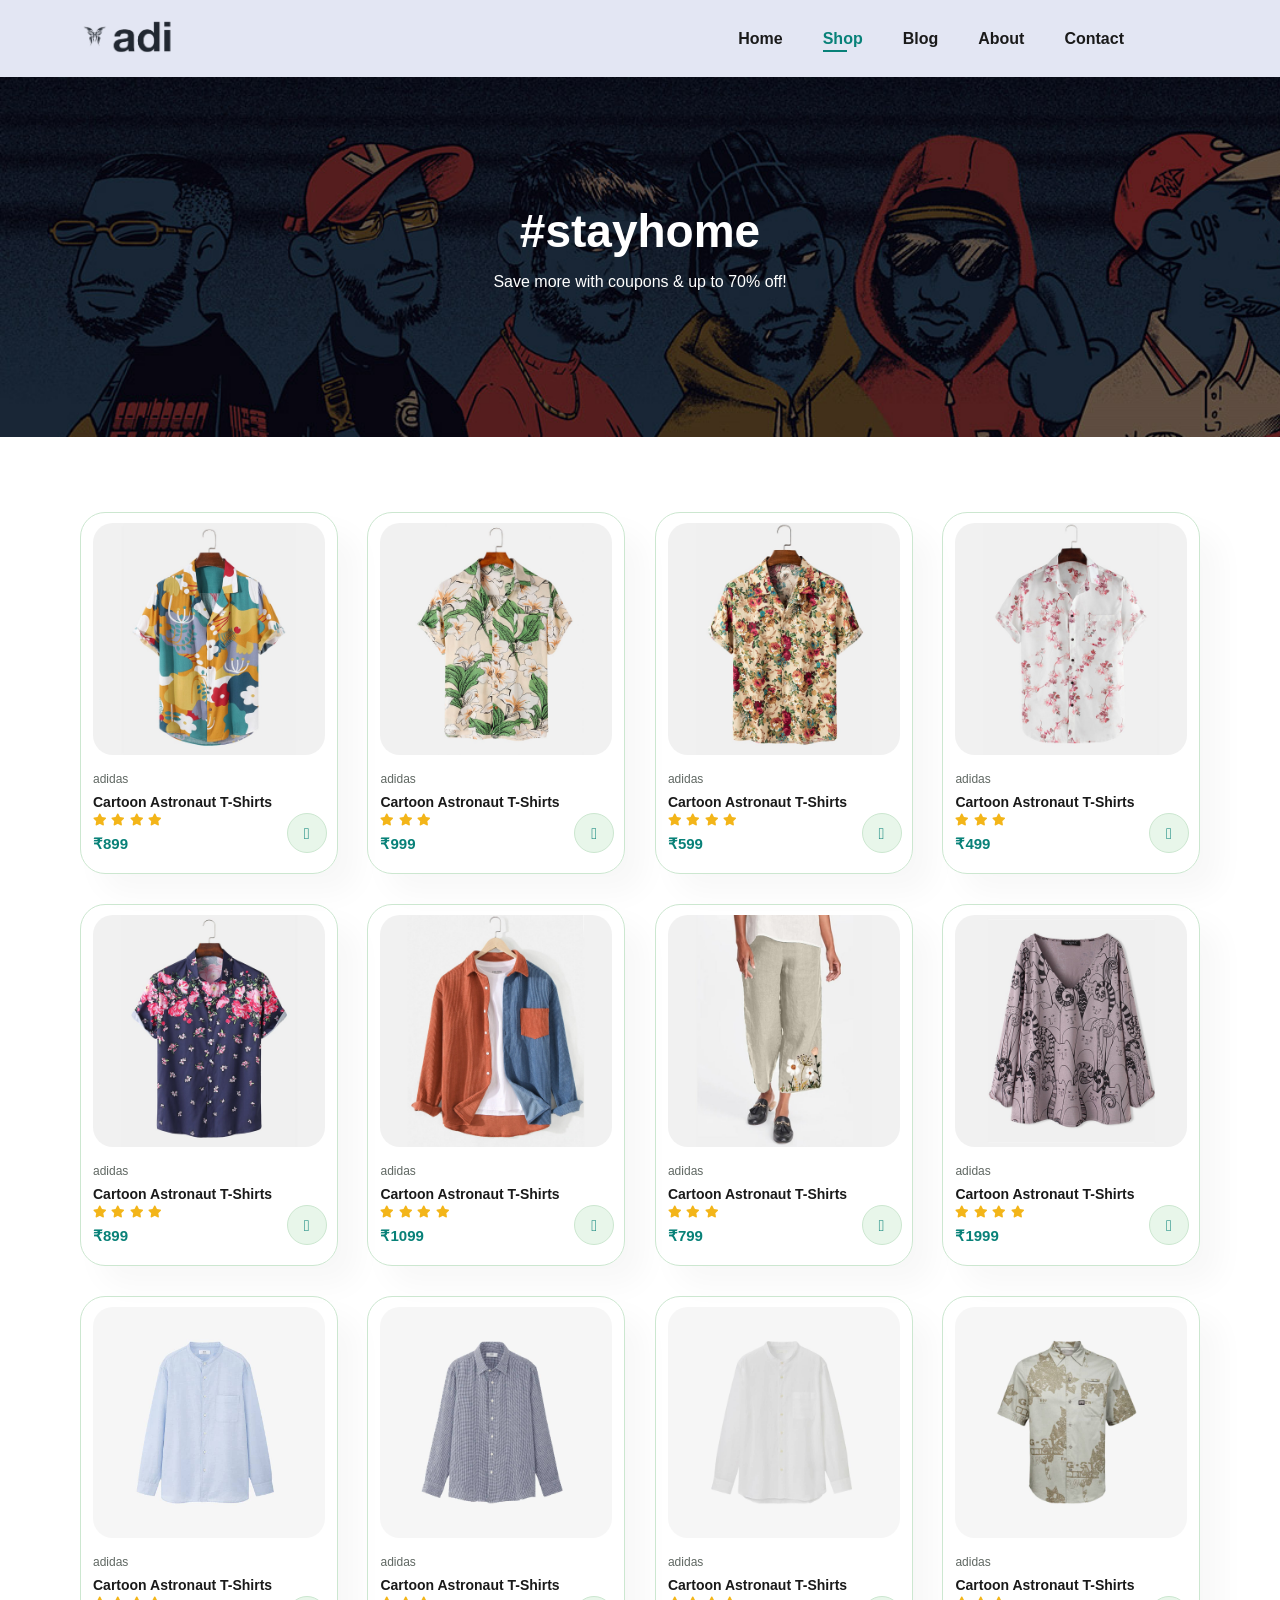
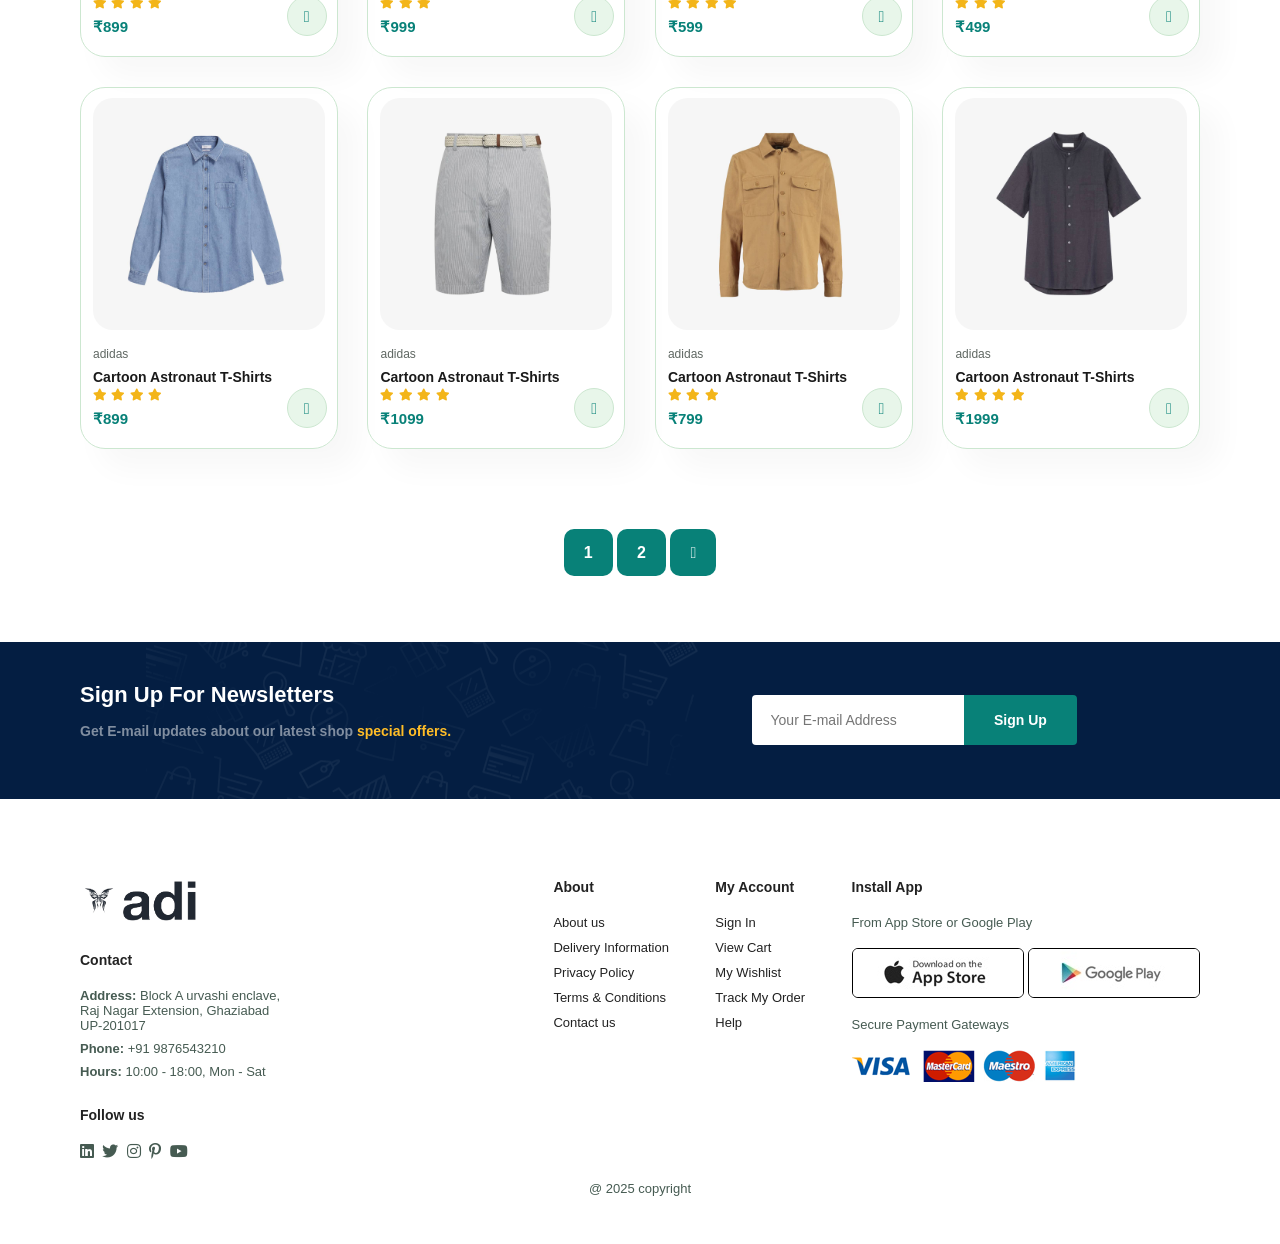
<file: shop.html>
<!DOCTYPE html>
<html lang="en">
<head>
    <meta charset="UTF-8">
    <meta name="viewport" content="width=device-width, initial-scale=1.0">
    <title>Document</title>
    <link rel="stylesheet" href="https://pro.fontawesome.com/releases/v5.10.0/css/all.css" />

    <link rel="stylesheet" href="style.css">
</head>
<body>
    <section id="header">
        <a href=""><img src="img/logo.png" alt="logo" width="100px"></a>
        <div>
            <ul id="navbar">
                <li> <a href="index.html">Home</a></li>
                <li> <a class="active"  href="shop.html">Shop</a></li>
                <li> <a href="blog.html">Blog</a></li>
                <li> <a href="about.html">About</a></li>
                <li> <a href="contact.html">Contact</a></li>
                <li id="lg-bag"> <a href="cart.html"><i class="far fa-shopping-bag"></i></li>
                <a href="#" id="close"><i class="far fa-times"></i></a>
            </ul>
        </div>
        <div id="mobile">
            
            <a href="cart.html"><i class="far fa-shopping-bag"></i></a>
            <i id="bar" class="fas fa-outdent"></i>
        </div>
    </section>

    <section id="page-header">
       
        <h2>#stayhome</h2>
        
        <p>Save more with coupons & up to 70% off!</p>
       

    </section>
    
    <section id="product1" class="section-p1">
        
        <div class="pro-container" onclick="window.location.href='sproduct.html';">
            <div class="pro">
                <img src="img/products/f1.jpg" alt="">
                <div class="des">
                    <span> adidas</span>
                    <h5>Cartoon Astronaut T-Shirts</h5>
                    <div class="star">
                        <i class="fas  fa-star"></i>
                        <i class="fas  fa-star"></i>
                        <i class="fas  fa-star"></i>
                        <i class="fas  fa-star"></i>
                    </div>
                    <h4>₹899</h4>
                </div>
               <a href="" ><i class="fal fa-shopping-cart cart"></i></a>
            </div>
            <div class="pro">
                <img src="img/products/f2.jpg" alt="">
                <div class="des">
                    <span> adidas</span>
                    <h5>Cartoon Astronaut T-Shirts</h5>
                    <div class="star">
                        <i class="fas  fa-star"></i>
                        <i class="fas  fa-star"></i>
                        <i class="fas  fa-star"></i>
                        
                    </div>
                    <h4>₹999</h4>
                </div>
               <a href="" ><i class="fal fa-shopping-cart cart"></i></a>
            </div>
            <div class="pro">
                <img src="img/products/f3.jpg" alt="">
                <div class="des">
                    <span> adidas</span>
                    <h5>Cartoon Astronaut T-Shirts</h5>
                    <div class="star">
                        <i class="fas  fa-star"></i>
                        <i class="fas  fa-star"></i>
                        <i class="fas  fa-star"></i>
                        <i class="fas  fa-star"></i>
                    </div>
                    <h4>₹599</h4>
                </div>
               <a href="" ><i class="fal fa-shopping-cart cart"></i></a>
            </div>
            <div class="pro">
                <img src="img/products/f4.jpg" alt="">
                <div class="des">
                    <span> adidas</span>
                    <h5>Cartoon Astronaut T-Shirts</h5>
                    <div class="star">
                        <i class="fas  fa-star"></i>
                        <i class="fas  fa-star"></i>
                        <i class="fas  fa-star"></i>
                    </div>
                    <h4>₹499</h4>
                </div>
               <a href="" ><i class="fal fa-shopping-cart cart"></i></a>
            </div>
            <div class="pro">
                <img src="img/products/f5.jpg" alt="">
                <div class="des">
                    <span> adidas</span>
                    <h5>Cartoon Astronaut T-Shirts</h5>
                    <div class="star">
                        <i class="fas  fa-star"></i>
                        <i class="fas  fa-star"></i>
                        <i class="fas  fa-star"></i>
                        <i class="fas  fa-star"></i>
                    </div>
                    <h4>₹899</h4>
                </div>
               <a href="" ><i class="fal fa-shopping-cart cart"></i></a>
            </div>
            <div class="pro">
                <img src="img/products/f6.jpg" alt="">
                <div class="des">
                    <span> adidas</span>
                    <h5>Cartoon Astronaut T-Shirts</h5>
                    <div class="star">
                        <i class="fas  fa-star"></i>
                        <i class="fas  fa-star"></i>
                        <i class="fas  fa-star"></i>
                        <i class="fas  fa-star"></i>
                    </div>
                    <h4>₹1099</h4>
                </div>
               <a href="" ><i class="fal fa-shopping-cart cart"></i></a>
            </div>
            <div class="pro">
                <img src="img/products/f7.jpg" alt="">
                <div class="des">
                    <span> adidas</span>
                    <h5>Cartoon Astronaut T-Shirts</h5>
                    <div class="star">
                        <i class="fas  fa-star"></i>
                        <i class="fas  fa-star"></i>
                        <i class="fas  fa-star"></i>
                    </div>
                    <h4>₹799</h4>
                </div>
               <a href="" ><i class="fal fa-shopping-cart cart"></i></a>
            </div>
            <div class="pro">
                <img src="img/products/f8.jpg" alt="">
                <div class="des">
                    <span> adidas</span>
                    <h5>Cartoon Astronaut T-Shirts</h5>
                    <div class="star">
                        <i class="fas  fa-star"></i>
                        <i class="fas  fa-star"></i>
                        <i class="fas  fa-star"></i>
                        <i class="fas  fa-star"></i>
                    </div>
                    <h4>₹1999</h4>
                </div>
               <a href="" ><i class="fal fa-shopping-cart cart"></i></a>
            </div>
            <div class="pro">
                <img src="img/products/n1.jpg" alt="">
                <div class="des">
                    <span> adidas</span>
                    <h5>Cartoon Astronaut T-Shirts</h5>
                    <div class="star">
                        <i class="fas  fa-star"></i>
                        <i class="fas  fa-star"></i>
                        <i class="fas  fa-star"></i>
                        <i class="fas  fa-star"></i>
                    </div>
                    <h4>₹899</h4>
                </div>
               <a href="" ><i class="fal fa-shopping-cart cart"></i></a>
            </div>
            <div class="pro">
                <img src="img/products/n2.jpg" alt="">
                <div class="des">
                    <span> adidas</span>
                    <h5>Cartoon Astronaut T-Shirts</h5>
                    <div class="star">
                        <i class="fas  fa-star"></i>
                        <i class="fas  fa-star"></i>
                        <i class="fas  fa-star"></i>
                        
                    </div>
                    <h4>₹999</h4>
                </div>
               <a href="" ><i class="fal fa-shopping-cart cart"></i></a>
            </div>
            <div class="pro">
                <img src="img/products/n3.jpg" alt="">
                <div class="des">
                    <span> adidas</span>
                    <h5>Cartoon Astronaut T-Shirts</h5>
                    <div class="star">
                        <i class="fas  fa-star"></i>
                        <i class="fas  fa-star"></i>
                        <i class="fas  fa-star"></i>
                        <i class="fas  fa-star"></i>
                    </div>
                    <h4>₹599</h4>
                </div>
               <a href="" ><i class="fal fa-shopping-cart cart"></i></a>
            </div>
            <div class="pro">
                <img src="img/products/n4.jpg" alt="">
                <div class="des">
                    <span> adidas</span>
                    <h5>Cartoon Astronaut T-Shirts</h5>
                    <div class="star">
                        <i class="fas  fa-star"></i>
                        <i class="fas  fa-star"></i>
                        <i class="fas  fa-star"></i>
                    </div>
                    <h4>₹499</h4>
                </div>
               <a href="" ><i class="fal fa-shopping-cart cart"></i></a>
            </div>
            <div class="pro">
                <img src="img/products/n5.jpg" alt="">
                <div class="des">
                    <span> adidas</span>
                    <h5>Cartoon Astronaut T-Shirts</h5>
                    <div class="star">
                        <i class="fas  fa-star"></i>
                        <i class="fas  fa-star"></i>
                        <i class="fas  fa-star"></i>
                        <i class="fas  fa-star"></i>
                    </div>
                    <h4>₹899</h4>
                </div>
               <a href="" ><i class="fal fa-shopping-cart cart"></i></a>
            </div>
            <div class="pro">
                <img src="img/products/n6.jpg" alt="">
                <div class="des">
                    <span> adidas</span>
                    <h5>Cartoon Astronaut T-Shirts</h5>
                    <div class="star">
                        <i class="fas  fa-star"></i>
                        <i class="fas  fa-star"></i>
                        <i class="fas  fa-star"></i>
                        <i class="fas  fa-star"></i>
                    </div>
                    <h4>₹1099</h4>
                </div>
               <a href="" ><i class="fal fa-shopping-cart cart"></i></a>
            </div>
            <div class="pro">
                <img src="img/products/n7.jpg" alt="">
                <div class="des">
                    <span> adidas</span>
                    <h5>Cartoon Astronaut T-Shirts</h5>
                    <div class="star">
                        <i class="fas  fa-star"></i>
                        <i class="fas  fa-star"></i>
                        <i class="fas  fa-star"></i>
                    </div>
                    <h4>₹799</h4>
                </div>
               <a href="" ><i class="fal fa-shopping-cart cart"></i></a>
            </div>
            <div class="pro">
                <img src="img/products/n8.jpg" alt="">
                <div class="des">
                    <span> adidas</span>
                    <h5>Cartoon Astronaut T-Shirts</h5>
                    <div class="star">
                        <i class="fas  fa-star"></i>
                        <i class="fas  fa-star"></i>
                        <i class="fas  fa-star"></i>
                        <i class="fas  fa-star"></i>
                    </div>
                    <h4>₹1999</h4>
                </div>
               <a href="" ><i class="fal fa-shopping-cart cart"></i></a>
            </div>


        </div>

    </section>
    <section class="section-p1" id="pagination">
        <a href="#">1</a>
        <a href="#">2</a>
        <a href="#"><i class="fal fa-long-arrow-alt-right"></i></a>
    </section>
 
    <section id="newsletter" class="section-p1 section-m1">
        <div class="newtext">
            <h4>Sign Up For Newsletters</h4>
            <p>
                Get E-mail updates about our latest shop <span>special offers.</span>
            </p>
        </div>
        <div class="form">
            <input type="email" placeholder="Your E-mail Address">
            <button class="normal">Sign Up</button>
        </div>
    </section>
    <footer class="section-p1">
        <div class="col col1">
            <img class="logo" src="img/logo.png">
            <h4>Contact</h4>
            <p><strong>Address:</strong> Block A urvashi enclave, <br>Raj Nagar Extension, Ghaziabad <br>UP-201017 </p>
            <p><strong>Phone:</strong> +91 9876543210</p>
            <p><strong>Hours:</strong> 10:00 - 18:00, Mon - Sat</p>
            <div class="follow">
                <h4>Follow us</h4>
                <div class="icon">
                    <i class="fab fa-linkedin" ></i>
                    <i class="fab fa-twitter"></i>
                    <i class="fab fa-instagram"></i>
                    <i class="fab fa-pinterest-p"></i>
                    <i class="fab fa-youtube"></i>
                </div>
            </div>
        </div>
        <div class="col ">
            <h4>About</h4>
            <a href="">About us</a>
            <a href="">Delivery Information</a>
            <a href="">Privacy Policy</a>
            <a href="">Terms & Conditions</a>
            <a href="">Contact us</a>

        </div>
        <div class="col">
            <h4>My Account</h4>
            <a href="">Sign In</a>
            <a href="">View Cart</a>
            <a href="">My Wishlist</a>
            <a href="">Track My Order</a>
            <a href="">Help</a>

        </div>
        <div class="col install">
            <h4>Install App</h4>
            <p>From App Store or Google Play</p>
            <div class="row">
                <img src="img/pay/app.jpg" alt="">
                <img src="img/pay/play.jpg" alt="">
            </div>
            <p>Secure Payment Gateways</p>
            <img src="img/pay/pay.png" alt="">
        </div>
        <div class="copyright">
            <p>@ 2025 copyright </p>
        </div>
       


    </footer>


    <script src="script.js"></script>
</body>
</html>
</file>
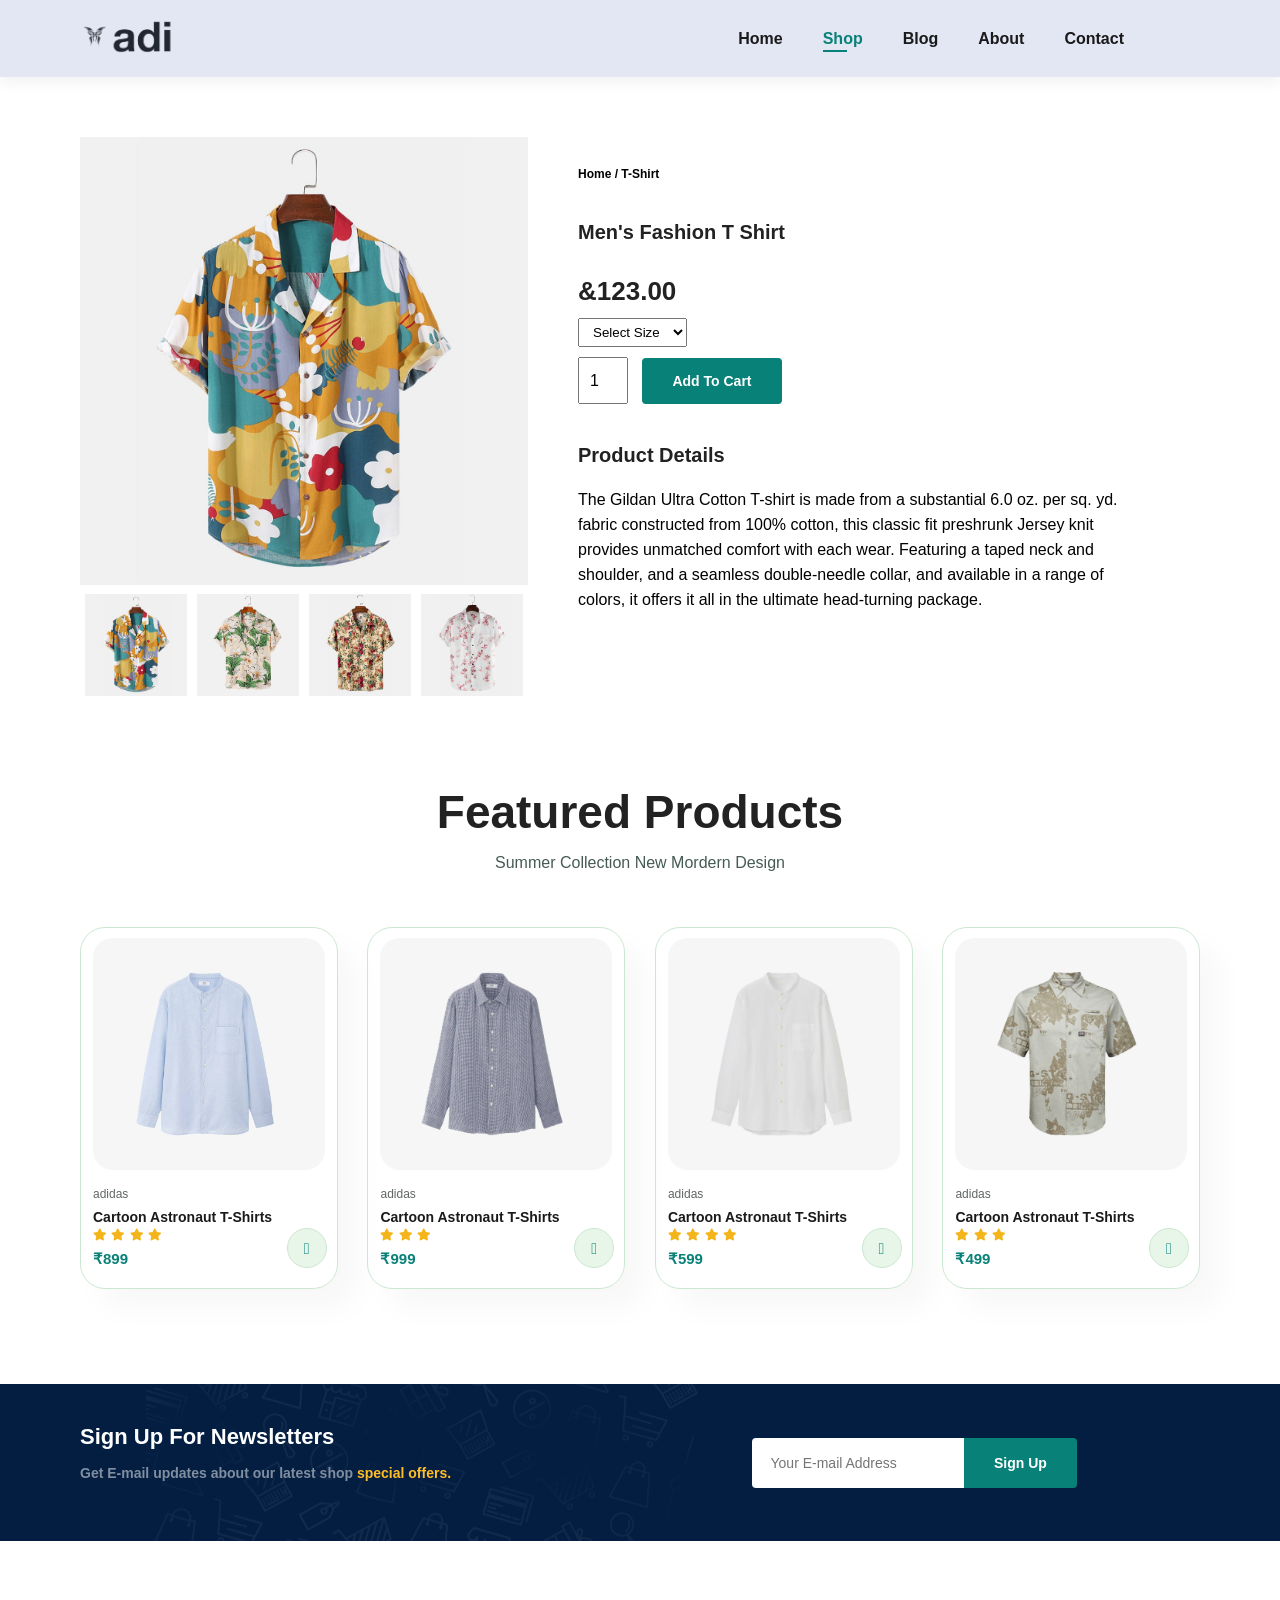
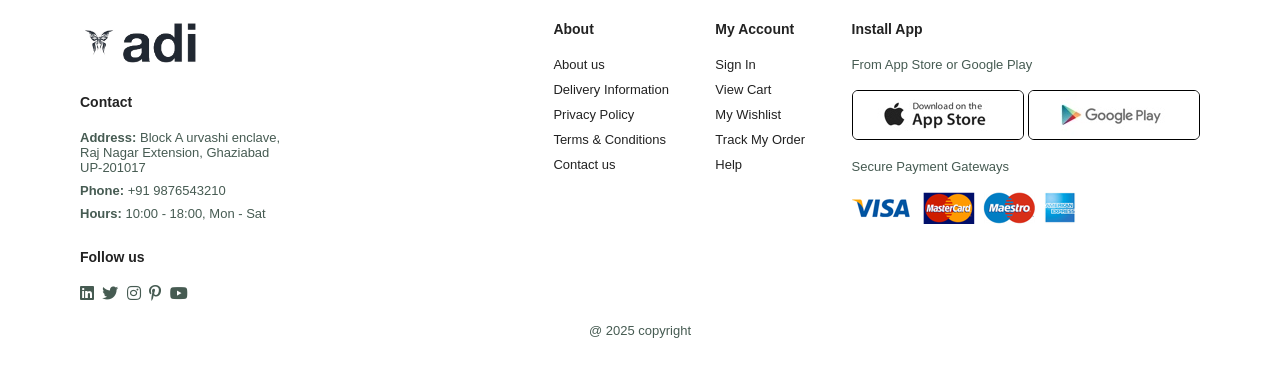
<file: sproduct.html>
<!DOCTYPE html>
<html lang="en">
<head>
    <meta charset="UTF-8">
    <meta name="viewport" content="width=device-width, initial-scale=1.0">
    <title>Document</title>
    <link rel="stylesheet" href="https://pro.fontawesome.com/releases/v5.10.0/css/all.css" />

    <link rel="stylesheet" href="style.css">
</head>
<body>
    <section id="header">
        <a href=""><img src="img/logo.png" alt="logo" width="100px"></a>
        <div>
            <ul id="navbar">
                <li> <a href="index.html">Home</a></li>
                <li> <a class="active"  href="shop.html">Shop</a></li>
                <li> <a href="blog.html">Blog</a></li>
                <li> <a href="about.html">About</a></li>
                <li> <a href="contact.html">Contact</a></li>
                <li id="lg-bag"> <a href="cart.html"><i class="far fa-shopping-bag"></i></li>
                <a href="#" id="close"><i class="far fa-times"></i></a>
            </ul>
        </div>
        <div id="mobile">
            
            <a href="cart.html"><i class="far fa-shopping-bag"></i></a>
            <i id="bar" class="fas fa-outdent"></i>
        </div>
    </section>

   <section id="prodetails" class="section-p1">
        <div class="single-pro-image">
            <img src="img/products/f1.jpg"  width="100%"    id="MainImg" alt="">
    

                <div class="small-img-group">
                    <div class="small-img-col">
                        <img src="img/products/f1.jpg"  width="100%"    class="small-img" alt="">
                    </div>
                </div>
                <div class="small-img-group">
                    <div class="small-img-col">
                        <img src="img/products/f2.jpg"  width="100%"    class="small-img" alt="">
                    </div>
                </div>
                <div class="small-img-group">
                    <div class="small-img-col">
                        <img src="img/products/f3.jpg"  width="100%"    class="small-img" alt="">
                    </div>
                </div>
                <div class="small-img-group">
                    <div class="small-img-col">
                        <img src="img/products/f4.jpg"  width="100%"    class="small-img" alt="">
                    </div>
                </div>
        </div>

        <div class="single-pro-details">
            <h6>Home / T-Shirt</h6>
            <h4> Men's Fashion T Shirt</h4>
            <h2>&123.00</h2>
            <select>
                <option>Select Size</option>
                <option>XL</option>
                <option>XXl</option>
                <option>Small</option>
                <option>Large</option>
            </select>
            <input type="number" value="1">
            <button class="normal">Add To Cart</button>
            <h4>Product Details</h4>
            <span>The Gildan Ultra Cotton T-shirt is made from a substantial 6.0 oz. per
                sq. yd. fabric constructed from 100% cotton, this classic fit preshrunk Jersey 
                knit provides unmatched comfort with each wear. Featuring a taped neck and shoulder, and
                a seamless double-needle collar, and available in a range 
                of colors, it offers it all in the ultimate head-turning package.</span>
        </div>
    </section>
    <section id="product1" class="section-p1">
        <h2>Featured Products</h2>
        <p>Summer Collection New Mordern Design</p>
        <div class="pro-container">
            <div class="pro">
                <img src="img/products/n1.jpg" alt="">
                <div class="des">
                    <span> adidas</span>
                    <h5>Cartoon Astronaut T-Shirts</h5>
                    <div class="star">
                        <i class="fas  fa-star"></i>
                        <i class="fas  fa-star"></i>
                        <i class="fas  fa-star"></i>
                        <i class="fas  fa-star"></i>
                    </div>
                    <h4>₹899</h4>
                </div>
               <a href="" ><i class="fal fa-shopping-cart cart"></i></a>
            </div>
            <div class="pro">
                <img src="img/products/n2.jpg" alt="">
                <div class="des">
                    <span> adidas</span>
                    <h5>Cartoon Astronaut T-Shirts</h5>
                    <div class="star">
                        <i class="fas  fa-star"></i>
                        <i class="fas  fa-star"></i>
                        <i class="fas  fa-star"></i>
                        
                    </div>
                    <h4>₹999</h4>
                </div>
               <a href="" ><i class="fal fa-shopping-cart cart"></i></a>
            </div>
            <div class="pro">
                <img src="img/products/n3.jpg" alt="">
                <div class="des">
                    <span> adidas</span>
                    <h5>Cartoon Astronaut T-Shirts</h5>
                    <div class="star">
                        <i class="fas  fa-star"></i>
                        <i class="fas  fa-star"></i>
                        <i class="fas  fa-star"></i>
                        <i class="fas  fa-star"></i>
                    </div>
                    <h4>₹599</h4>
                </div>
               <a href="" ><i class="fal fa-shopping-cart cart"></i></a>
            </div>
            <div class="pro">
                <img src="img/products/n4.jpg" alt="">
                <div class="des">
                    <span> adidas</span>
                    <h5>Cartoon Astronaut T-Shirts</h5>
                    <div class="star">
                        <i class="fas  fa-star"></i>
                        <i class="fas  fa-star"></i>
                        <i class="fas  fa-star"></i>
                    </div>
                    <h4>₹499</h4>
                </div>
               <a href="" ><i class="fal fa-shopping-cart cart"></i></a>
            </div>
            


        </div>

    </section>
    </section>
    <section id="newsletter" class="section-p1 section-m1">
        <div class="newtext">
            <h4>Sign Up For Newsletters</h4>
            <p>
                Get E-mail updates about our latest shop <span>special offers.</span>
            </p>
        </div>
        <div class="form">
            <input type="email" placeholder="Your E-mail Address">
            <button class="normal">Sign Up</button>
        </div>
    </section>
    <footer class="section-p1">
        <div class="col col1">
            <img class="logo" src="img/logo.png">
            <h4>Contact</h4>
            <p><strong>Address:</strong> Block A urvashi enclave, <br>Raj Nagar Extension, Ghaziabad <br>UP-201017 </p>
            <p><strong>Phone:</strong> +91 9876543210</p>
            <p><strong>Hours:</strong> 10:00 - 18:00, Mon - Sat</p>
            <div class="follow">
                <h4>Follow us</h4>
                <div class="icon">
                    <i class="fab fa-linkedin" ></i>
                    <i class="fab fa-twitter"></i>
                    <i class="fab fa-instagram"></i>
                    <i class="fab fa-pinterest-p"></i>
                    <i class="fab fa-youtube"></i>
                </div>
            </div>
        </div>
        <div class="col ">
            <h4>About</h4>
            <a href="">About us</a>
            <a href="">Delivery Information</a>
            <a href="">Privacy Policy</a>
            <a href="">Terms & Conditions</a>
            <a href="">Contact us</a>

        </div>
        <div class="col">
            <h4>My Account</h4>
            <a href="">Sign In</a>
            <a href="">View Cart</a>
            <a href="">My Wishlist</a>
            <a href="">Track My Order</a>
            <a href="">Help</a>

        </div>
        <div class="col install">
            <h4>Install App</h4>
            <p>From App Store or Google Play</p>
            <div class="row">
                <img src="img/pay/app.jpg" alt="">
                <img src="img/pay/play.jpg" alt="">
            </div>
            <p>Secure Payment Gateways</p>
            <img src="img/pay/pay.png" alt="">
        </div>
        <div class="copyright">
            <p>@ 2025 copyright </p>
        </div>
       


    </footer>
    

    <script src="script.js"></script>
</body>
</html>
</file>
<file: style.css>
*{
    margin: 0;
    padding: 0 ;
    box-sizing: border-box;
    
    font-family: "Spartan", sans-serif;
}

html {
    scroll-behavior: smooth;
  }
  
  /* Global Styles */
  
  h1 {
    font-size: 50px;
    line-height: 64px;
    color: #222;
  }
  
  h2 {
    font-size: 46px;
    line-height: 54px;
    color: #222;
  }
  
  h4 {
    font-size: 20px;
    color: #222;
  }
  
  h6 {
    font-weight: 700;
    font-size: 12px;
  }
  
  p {
    font-size: 16px;
    color: #465b52;
    margin: 15px 0 20px 0;
  }
  
  .section-p1 {
    padding: 40px 80px;
  }
  
  .section-m1 {
    margin: 40px 0;
  }
  
  body {
    width: 100%;
  }

  button.normal{
    font-size: 14px;
    font-weight: 600;
    padding: 15px 30px;
    color: #000;
    background-color: #fff;
    border-radius: 4px;
    cursor: pointer;
    border: none;
    outline: none;
    transition: .2s;
  }
  button.white{
    font-size: 13px;
    font-weight: 600;
    padding: 11px 18px;
    color: #fff;
    background-color:transparent;
    border-radius: 5px;
    cursor: pointer;
    border: 1px solid #fff;
    outline: none;
    transition: .2s;
  }
  
  body {
    width: 100%;
  }

/* Header Start */
#header{
    display: flex;
    align-items: center;
    justify-content: space-between;
    padding: 20px 80px;
    background: #e3e6f3;
    box-shadow: 0 5px 15px rgba(0, 0, 0, 0.06);
    z-index: 999;
    position: sticky;
    top: 0;
    left: 0;
}
#navbar{
    display: flex;
    align-items: center;
    justify-content: center;
    
}
#navbar li{
    list-style: none;
    padding: 0 20px;
    position: relative;
}
#navbar li a{
    text-decoration: none;
    font-size: 16px;
    font-weight: 600;
    color: #1a1a1a;
    transition: 0.3s ease;

}
#navbar li a:hover{
    color: #088178 ;

}
#navbar li a:hover,
#navbar li a.active{
    color: #088178;
}
#navbar li a.active::after,
#navbar li a:hover::after{
    content: "";
    width: 30%;
    height: 2px;
    background: #088178;
    position: absolute;
    bottom: -4px;
    left: 20px;
}
#mobile {
    display: none;
    align-items: center;
}
#close{
    display: none;
}


/* Home page */
#hero{
    background-image: url("img/hero4.png") ;
    height: 90vh;
    width: 100%;
    background-size: cover;
    background-position: top 25% right 0;
    padding: 0 80px;
    display: flex;
    flex-direction: column;
    align-items: flex-start;
    justify-content: center;
}
#hero h4{
    padding-bottom: 15px;
}
#hero h1{
    color: #088178;
}
#hero button{
    padding: 14px 80px 14px 65px ;
    background-repeat: no-repeat;
    cursor: pointer;
    font-weight: 700;
    font-size: 15px;
    background-image: url("img/button.png");
    background-color: transparent;
    color: #088178;
    border: 0;

}
#feature{
    display: flex;
    align-items: center;
    justify-content: space-between;
    flex-wrap: wrap;
}

#feature .feature_box{
    width: 180px;
    text-align: center;
    padding: 25px 15px;
    box-shadow: 20px 20px 34px rgba(0, 0, 0, 0.03);
    border: 1px solid #cce7d0;
    border-radius: 4px;
    margin: 15px 0;
    
}
#feature .feature_box:hover{
    box-shadow: 10px 10px 54px rgba(70, 62, 221, 0.1);
}
#feature .feature_box_img{
    width: 100%;
    margin-bottom: 10px;
}
#feature .feature_box h6{
    display: inline;
    padding: 5px 8px 5px 8px;
    line-height: 1;
    border-radius: 4px;
    color: #088178;
    background-color: #fddde4;
}
#feature .feature_box:nth-child(2) h6{
    background-color: #cdebbc;
}
#feature .feature_box:nth-child(3) h6{
    background-color: #d1e8f2;
}
#feature .feature_box:nth-child(4) h6{
    background-color: #cdd4f8;
}
#feature .feature_box:nth-child(5) h6{
    background-color: #f6bdf6;
}
#feature .feature_box:nth-child(6) h6{
    background-color: #fff2e5;
}

#product1 .pro-container{
    display: flex;
    justify-content: space-between;
    padding-top: 20px;
    flex-wrap: wrap;
}
#product1{
    text-align: center;
}
#product1 .pro{
    width: 23%;
    min-width: 250px;
    padding: 10px 12px;
    border: 1px solid#cce7d0;
    border-radius: 25px;
    cursor: pointer;
    box-shadow: 20px 20px 30px rgba(0, 0, 0, 0.03);
    position: relative;
    margin: 15px 0;
    transition: .2s ease;
}
#product1 .pro:hover{
    box-shadow: 20px 20px 30px rgba(0, 0, 0, 0.06);

}
#product1 .pro img{
    width: 100%;
    border-radius: 20px;
}


#product1 .pro .des{
    text-align: start;
    padding: 10px 0;
}
#product1 .pro .des span{
    color: #606863;
    font-size: 12px;
}
#product1 .pro .des h5{
    padding-top: 7px;
    color: #1a1a1a;
    font-size: 14px;
}
#product1 .pro .des i{
    font-size: 12px;
    color: rgb(243, 181, 25);
}
#product1 .pro .des h4{
    padding-top: 7px;
    font-size: 15px;
    font-weight: 700;
    color: #088178;
}
#product1 .pro .cart{
    width: 40px;
    height: 40px;
    line-height: 40px;
    border-radius: 50px;
    color: #088178;
    background-color: #e8f6ea;
    font-weight: 500;
    border: 1px solid #cce7d0;
    position: absolute;
    bottom: 20px;
    right: 10px;
}
#banner{
    display: flex;
    flex-direction: column;
    justify-content: center;
    align-items: center;
    text-align: center;
    background-image: url("img/banner/b2.jpg");
    width: 100%;
    height: 40vh;
    background-size: cover;
    background-position: center ;
}
#banner h4{
    color: #fff;
    font-size: 16px;
}
#banner h2{
    color: #fff;
    font-size: 16px;
    padding: 10px 0;
}
#banner h2 span{
    color: #ef3636
}
#banner button:hover{
    background-color: #088178;
    color: #fff;
}
#sm-banner{
    display: flex;
    justify-content: space-between;
    flex-wrap: wrap;
}
#sm-banner .banner-box{
    display: flex;
    flex-direction: column;
    justify-content: center;
    align-items: flex-start;
    background-image: url("img/banner/b17.jpg");
    border-radius: 20px;
    min-width: 580px;
    height: 50vh;
    background-size: cover;
    background-position: center ;
    padding: 30px;
    
}
#sm-banner .banner-box2{
    border-radius: 20px;
    margin-top: 15px;
    background-image: url("img/banner/b10.jpg");
}
#sm-banner h4{
    color: #fff;
    font-size: 20px;
    font-weight: 300;
}
#sm-banner h2{
    color: #fff;
    font-size: 28px;
    font-weight: 800;
}
#sm-banner span{
    color: #fff;
    font-size: 14px;
    font-weight: 500;
    padding-bottom: 15px;
}
#sm-banner .banner-box:hover button{
    background: #088178;
    border: 1px solid #088178
}
#banner3 {
    display: flex;
    justify-content:space-between;
   
    flex-wrap: wrap;
    padding: 0 80px;
}
#banner3 .banner-box{
    display: flex;
    flex-direction: column;
    justify-content: center;
    align-items: flex-start;
    background-image: url("img/banner/b7.jpg");
    min-width: 30%;
    height: 30vh;
    background-size: cover;
    background-position: center ;
    padding: 20px;
    margin-bottom: 20px;
    border-radius: 20px;
    
}
#banner3 .banner-box2{
    border-radius: 20px;
   
   
    background-image: url("img/banner/b4.jpg");
}
#banner3 .banner-box3{
    border-radius: 20px;
    background-image: url("img/banner/b18.jpg");
}
#banner3 {
    display: flex;
    justify-content:space-between;
   
    flex-wrap: wrap;
    padding: 0 80px;
}
#banner3 .banner-box h2{
    color: #fff;
    font-weight: 900;
    font-size: 22px;
}
#banner3 .banner-box h3{
    color: #ec544e;
    font-weight: 800;
    font-size: 15px;
}

/* News letter */
#newsletter{
    display: flex;
    justify-content: space-between;
    flex-wrap: wrap;
    align-items: center;
    background-image: url("img/banner/b14.png");
    background-repeat: no-repeat;
    background-color: #041e42;
    background-position: 20% 30%;
}
#newsletter .form{
    display: flex;
    width: 40%;
}
#newsletter  h4{
    color: #fff;
    font-size: 22px;
    font-weight: 700;
}
#newsletter  p{
    color: #818ea0;
    font-size: 14px;
    font-weight: 600;
}
#newsletter  p span{
    color: #ffbd27;
   
}
#newsletter input{
    height: 3.125rem;
    padding: 0 1.25em;
    font-size: 14px;
    border: 1px solid transparent;
    border-radius: 4px;
    outline: none;
    border-top-right-radius: 0;
    border-bottom-right-radius: 0;
}
#newsletter button{
    background-color: #088178;
    color: #fff;
    white-space: nowrap;
    border-top-left-radius: 0;
    border-bottom-left-radius: 0;
}
footer{
    display: flex;
    flex-wrap: wrap;
    justify-content: space-between;
}
footer .col{
    display: flex;
    flex-direction: column;
    align-items: flex-start;
    margin-bottom: 20px;
}
footer .logo{
    margin-bottom: 30px;
    width: 30%;
}
footer h4{
    font-size: 14px;
    padding-bottom: 20px;
}
footer p{
    font-size: 13px;
    margin: 0 0 8px 0;
}
footer a{
    font-size: 13px;
    text-decoration: none;
    color: #222;
    padding-bottom: 10px;
}
footer .follow{
    margin-top: 20px;
}
footer .follow i{
    color: #465b52;
    padding-right: 4px;
    cursor: pointer;
}
footer .install .row img{
    border: 1px solid #000;
    border-radius: 6px;

}

footer .install img{
    margin: 10px 0 15px 0;
}
footer .follow i:hover,
footer a:hover{
    color: #088178;
}
footer .copyright{
    width: 100%;
    text-align: center;
}

/* Shop Page */
#page-header{
    background-image: url(img/banner/b1.jpg);
    width: 100%;
    height: 40vh;
    background-size: cover;
    display: flex;
    justify-content: center;
    text-align: center;
    flex-direction: column;
    padding: 40px;
    
}
#page-header h2,
#page-header p{
    color: #fff;
}
#pagination{
    text-align: center;
}
#pagination a{
    text-decoration: none;
    background-color: #088178;
    padding: 15px 20px;
    color: #fff;
    font-weight: 600;
    border-radius: 10px;
}
#pagination a i{
    font-size: 16px;
    font-weight: 600;
}

/* SINGLE PRODUCT */
#prodetails{
    display: flex;
    margin-top: 20px;
}

#prodetails .single-pro-image {
    width: 40%;
    margin-right: 50px;
}
.small-img-group{
    
    display: table-cell;
    padding: 5px;;
    justify-content: space-between;
}
.small-img-col{
    
    flex-basis: 24%;
    cursor: pointer;
}
#prodetails .single-pro-details{
    width: 50%;
    padding-top: 30px;
   
}
#prodetails .single-pro-details h4{
    padding: 40px 0 20px 0;
}
#prodetails .single-pro-details h2{
    font-size: 26px;
}
#prodetails .single-pro-details select{
    display: block;
    padding: 5px 10px;
    margin-bottom: 10px;
}
#prodetails .single-pro-details input{
    width: 50px;
    height: 47px;
    padding-left: 10px;
    font-size: 16px;
    margin-right: 10px;
}
#prodetails .single-pro-details input:focus{
    outline: none;
}
#prodetails .single-pro-details button{
    background-color: #088178;
    color: #fff;
}
#prodetails .single-pro-details span{
    line-height: 25px;
    
}






/* Blog Page */




#page-header.blog-header{
    background-image: url("img/banner/b19.jpg");
}

#blog{
    padding: 150px 150px 0 150px;
}
#blog .blog-box{
    padding-bottom: 90px;
    position: relative;
    display: flex;
    align-items: center;
    width: 100%;
}
#blog .blog-img{
    width: 50%;
    margin-right: 40px;
}
#blog img{
    width: 100%;
    height: 300px;
    object-fit: cover;
}
#blog .blog-details{
    width: 50%;

}
#blog .blog-details a{
  text-decoration: none;
  font-size: 11px;
  color: #000;
  font-weight: 700;
  position: relative;
  transition: .3s

}
#blog .blog-details a::after{
    content: " ";
    width: 50px;
    height: 1px;
    background-color: #000;
    position: absolute;
    top: 4px;   
    right: -60px;
}
#blog .blog-details a:hover{
    color: #088178;
}
#blog .blog-details a:hover::after{
    background-color: #088178;
}

#blog .blog-box h1{
    position: absolute;
    top: -40px;
    left: 0;
    font-size: 70px;
    font-weight: 700;
    color: #c9cbce;
    z-index: -9;
}



/* About Page */
#page-header.about-header{
    background-image: url("img/about/banner.png");
}
#about-head{
    display: flex;
    align-items: center;
}
#about-head img{
    width: 50%;
    height: auto;
}
#about-head div{
    padding-left: 40px;
}
#about-head div p{
    text-align: justify;
}
#about-head div abbr{
    text-align: justify;
}

#about-app {
    text-align: center;
}
#about-app .video{
    width: 70%;
    height: 100%;
    margin: 30px auto 0 auto;
}
#about-app .video video{
    width: 100%;
    height: 100%;
    border-radius: 20px;
}







/* Contact Page */








#contact-details{
    display: flex;
    align-items: center;
    justify-content: space-between;
}
#contact-details .details{
    width: 40%;
}
#contact-details .details span{
    font-size: 12px;
}
#contact-details .details h2,
#form-details form h2{
    font-size: 26px;
    line-height: 35px;
    padding: 20px 0;
}
#contact-details .details h3{
    font-size: 16px;
    padding-bottom: 15px;
}
#contact-details .details li{
   list-style: none;
   display: flex;
   padding: 10px 0;
}
#contact-details .details li i{
    font-size: 14px;
    padding-right: 22px;
}
#contact-details .details li p{
    font-size: 14px;
    margin: 0;
}
#contact-details .map{
    width: 55%;
    height: 400px;
}
#contact-details .map iframe{
    width: 100%;
    height: 100%;
}

#form-details{
    display: flex;
    justify-content: space-between;
    margin: 30px;
    padding: 80px;
    border:1px solid #e1e1e1;
}

#form-details form{
    width: 65%;
    display: flex;
    flex-direction: column;
    align-items: flex-start;
}
#form-details form span{
    font-size: 12px;
}
#form-details form input,
#form-details form textarea{
    width: 100%;
    padding: 12px;
    outline: none;
    margin-bottom: 20px;
    border: 1px solid #e1e1e1;
}
#form-details form button{
    background-color: #088178;
    color: #fff;
}
#form-details .people div{
    display: flex;
    align-items: flex-start;
    padding-bottom: 25px;
}
#form-details .people div img{
    width: 60px;
    height: 65px;   
    object-fit: cover;
    margin-right: 15px;
}
#form-details .people div p{
    margin: 0;
    font-size: 13px;
    line-height: 25px;
}
#form-details .people div p span{
    display: block;
    font-size: 16px;
    font-weight: 600;
    color: #000;
}






 /* Cart page */
 
#cart{
    overflow-x: auto;
}
#cart table{
    width: 100%;
    border-collapse: collapse;
    table-layout: fixed;
    white-space: nowra;
}

#cart table img{
    width: 70px;
}

#cart table td:nth-child(1){
    width: 100px;
    text-align: center;
}

#cart table td:nth-child(2){
    width: 150px;
    text-align: center;
}
#cart table td:nth-child(3){
    width: 250px;
    text-align: center;
}
#cart table td:nth-child(4),
#cart table td:nth-child(5),
#cart table td:nth-child(6){
    width: 150px;
    text-align: center;
}
#cart table td:nth-child(5) input{
    width: 70px;
    padding: 10px 5px 10px 15px;
    
}
#cart table thead{
    border: 1px solid #e2e9e1;
    border-left: none;
    border-right: none;
}

#cart table thead td{
    font-weight: 700;
    text-transform: uppercase;
    font-size: 13px;
    padding: 18px 0;
}
#cart table tbody tr td{
    padding-top: 15px;
}
#cart table tbody td{
    font-size: 13px;
}

#cart-add{
    display: flex;
    flex-wrap: wrap;
    justify-content: space-between;
}
#coupon{
    width: 50%;
    margin-bottom: 30px;
}
#coupon h3,
#subtotal h3{
    padding-bottom: 15px;

}
#coupon input{
    padding: 10px 20px;
    outline: none;
    width: 60%;
    margin-right: 10px ;
    border: 1px solid #e2e9e1;
}
#coupon  button,
#subtotal button{
    background-color: #088178;
    color: #fff;
    padding: 12px 20px;
}
#subtotal{
    width: 50%;
    margin-bottom: 30px;
    border: 1px solid   #e1e1e1;
    padding: 30px ;
}
#subtotal table{
    border-collapse: collapse;
    width: 100%;
    margin-bottom: 20px;
}
#subtotal table td{
    width: 20%;
    border: 1px solid #e2e9e1;
    padding: 10px;  
    font-size: 13px;
}








/* Media Query */
@media (max-width:799px){
    .section-p1{
        padding: 40px 40px;
    }
    #navbar {
        display: flex;
        flex-direction: column;
        align-items: flex-start;
        justify-content: flex-start;
        position: fixed;
        top: 0;
        right: -300px;
        height: 100vh;
        width: 300px;
        background-color: #e3e6f3;
        box-shadow: 0 40px 60px rgba(0, 0, 0, 0.03);
        padding: 80px 0 0 10px;
        transition: .3s;
    }
    #navbar.active{
       
        right: 0px;
    }
    #navbar li{
        margin-bottom: 25px;
    }
    #mobile {
        display: flex;
        align-items: center;
    }
    #mobile i {
        color: #1a1a1a;
        font-size: 24px;
        padding-left: 20px;
    }
    #close{
        display: initial;
        position: absolute;
        top:30px;
        left: 30px;
        color: #222;
        font-size: 24px;
    }
    #lg-bag{
        display: none;
    }
    #hero{
        height: 70vh;
        padding: 0 80px;
        background-position: top 30% right 30%;
    }
    #feature{
        justify-content: center;
    }
    #feature .feature_box{
        margin: 15px 15px;
    }
    #product1 .pro-container{
        justify-content: center;
    }
    #product1 .pro{
        margin: 15px;
    }
    #banner {
        height: 20vh;
    }
    #sm-banner .banner-box {
        min-width: 100%;
        height: 30vh;
    }
    #banner3 {
        display:block;
        padding: 0 40px;
    }
    #banner3 .banner-box {
      
        min-width: 28%;
    }
    #newsletter .form{
        display: contents;
        width: 10%;
    }

    /* About page */

    #about-head div p{
        text-align: justify;
    }
    #about-head div abbr{
        text-align: justify;
    }


    /* Contact page */
    #form-details {
       
        padding: 40px;
   
    }
    #form-details form{
        width: 50%;
   
    }





   
    
}
@media(max-width: 477px){
    .section-p1{
        padding: 20px;
    }
    #header{
        padding: 10px 30px;
    }
    h1{
        font-size: 38px;
    }
    h2{
        font-size: 32px;
    }
    #hero{
        padding: 0 20px;
        background-position: 55%;
    }
    #feature{
        justify-content: space-between;
    }
    #feature .feature_box{
        width: 155px;
        margin: 0 0 15px 0;
    }
    #product1 .pro{
        width: 100%;
    }
    #banner{
        height: 40vh;
    }
    #banner3 .banner-box{
        width: 100%;
    }
    #newsletter{
        padding: 40px 20px;
    }
    #newsletter .form{
        width: 100%;
    }
    .section-p1 .col1{
        gap: 10px;
    }


    /* Single Product */


    #prodetails{
        display: flex;
        flex-direction: column;
    }
    #prodetails .single-pro-image{
        width: 100%;
        margin-right: 0px;
    }
    #prodetails .single-pro-details {
        width: 100%;
       
    }


    /* Blog Page */






    #blog .blog-box{
        display: flex;
        flex-direction: column;
        align-items: flex-start;
    }
    #blog{
        padding: 100px 20px 0 20px;
    }
    #blog .blog-img{
        width: 100%;
        margin-right: 0px;
        margin-bottom: 30px;
    }
    #blog .blog-details{
        width:100%;
    }



    
    /* About Page */




    #about-head{
        flex-direction: column;
    }
    #about-head img{
        width: 100%;
        margin-bottom: 20px;
    }
    #about-head div{
        padding-left: 0px;
    }
    #about-head div p{
        text-align: justify;
    }
    #about-head div abbr{
        text-align: justify;
    }

    #about-app .video{
        width: 100%;
    }


    /* Contact page  */
    #contact-details{
        flex-direction: column;
    }
    #contact-details .details{
        width: 100%;
        margin-bottom: 30px;
    }
    #contact-details .map{
        width: 100%;
    }
    #form-details{
        margin: 10px;
        padding: 30px 10px;
        flex-wrap: wrap;
    }
    #form-details form{
        width: 100%;
        margin-bottom: 30px;
    }




    /* Cartpage */
    #cart{
        width: 100%;
    }
    #cart-add {
        
        flex-direction: column;
    }
    #coupon {
        width: 100%;
    }
    #subtotal{
        width: 100%;
        padding: 20px;
    }
    



}
</file>
